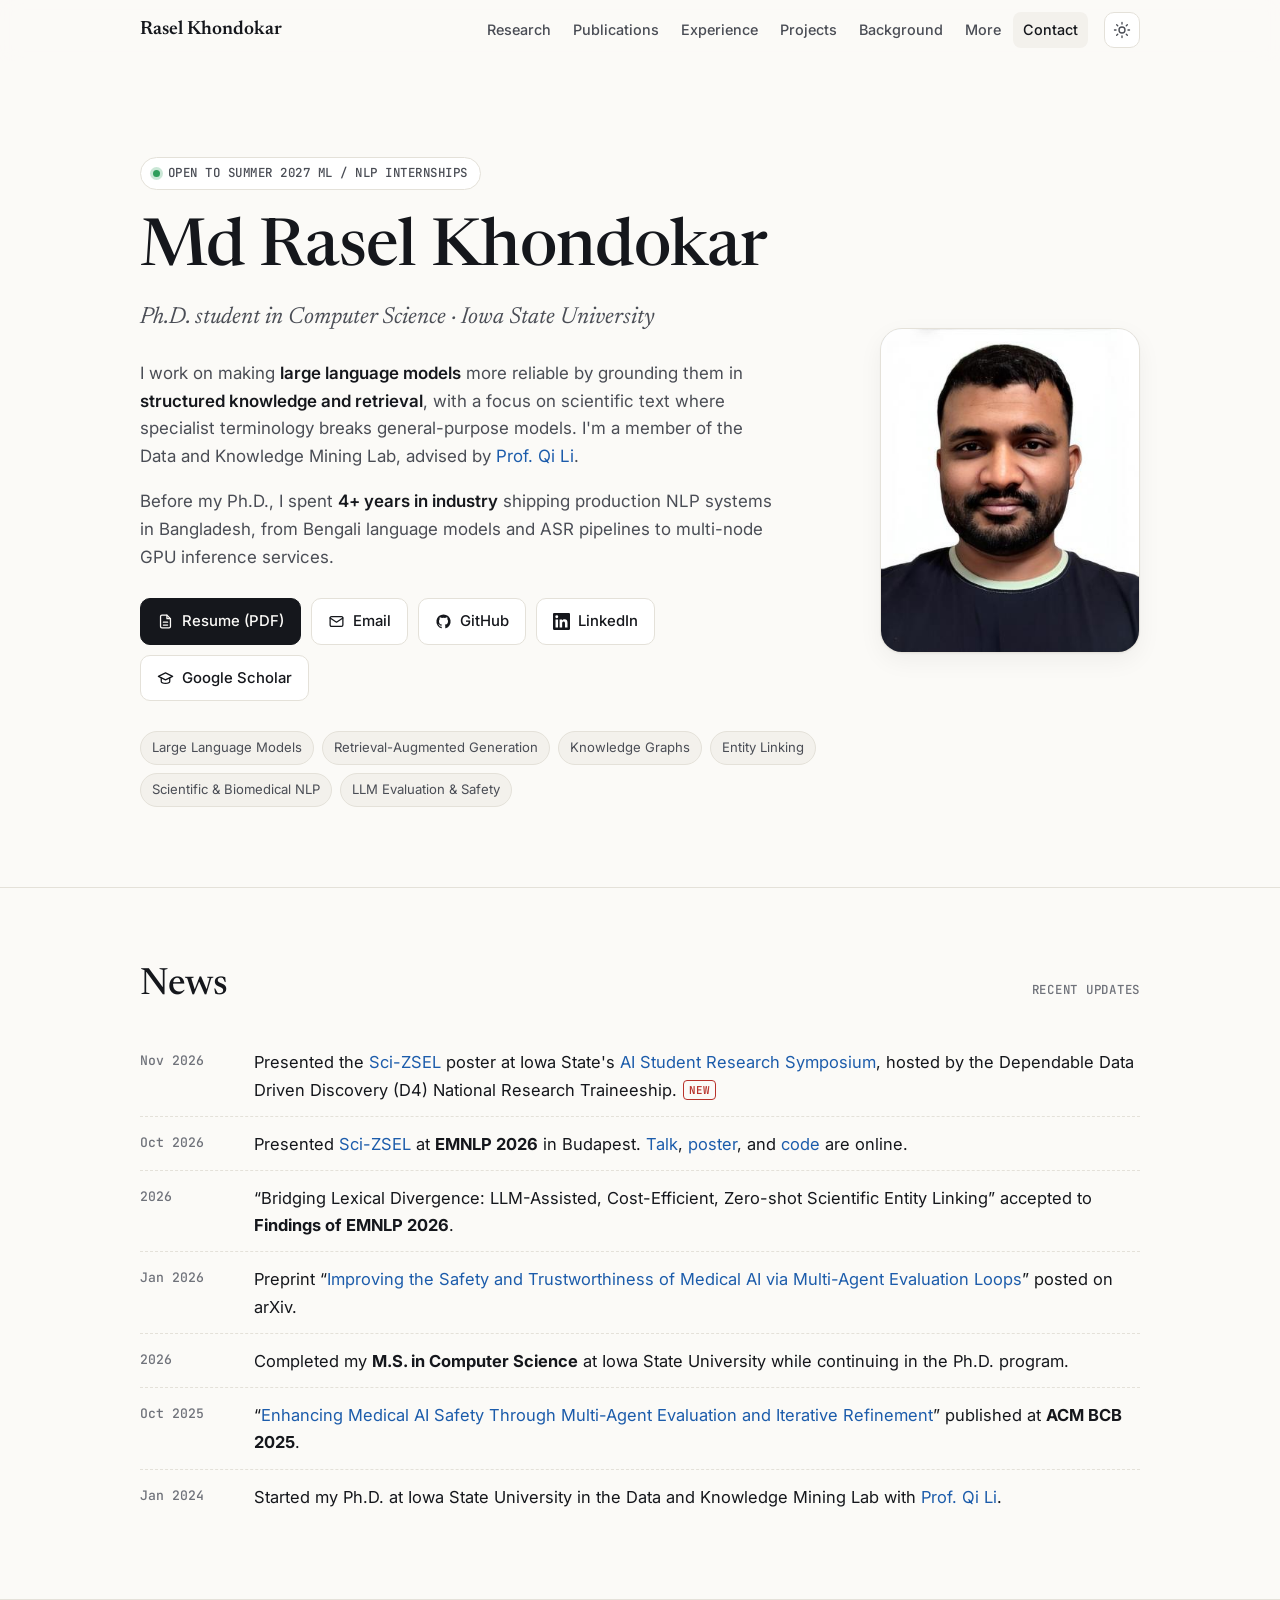
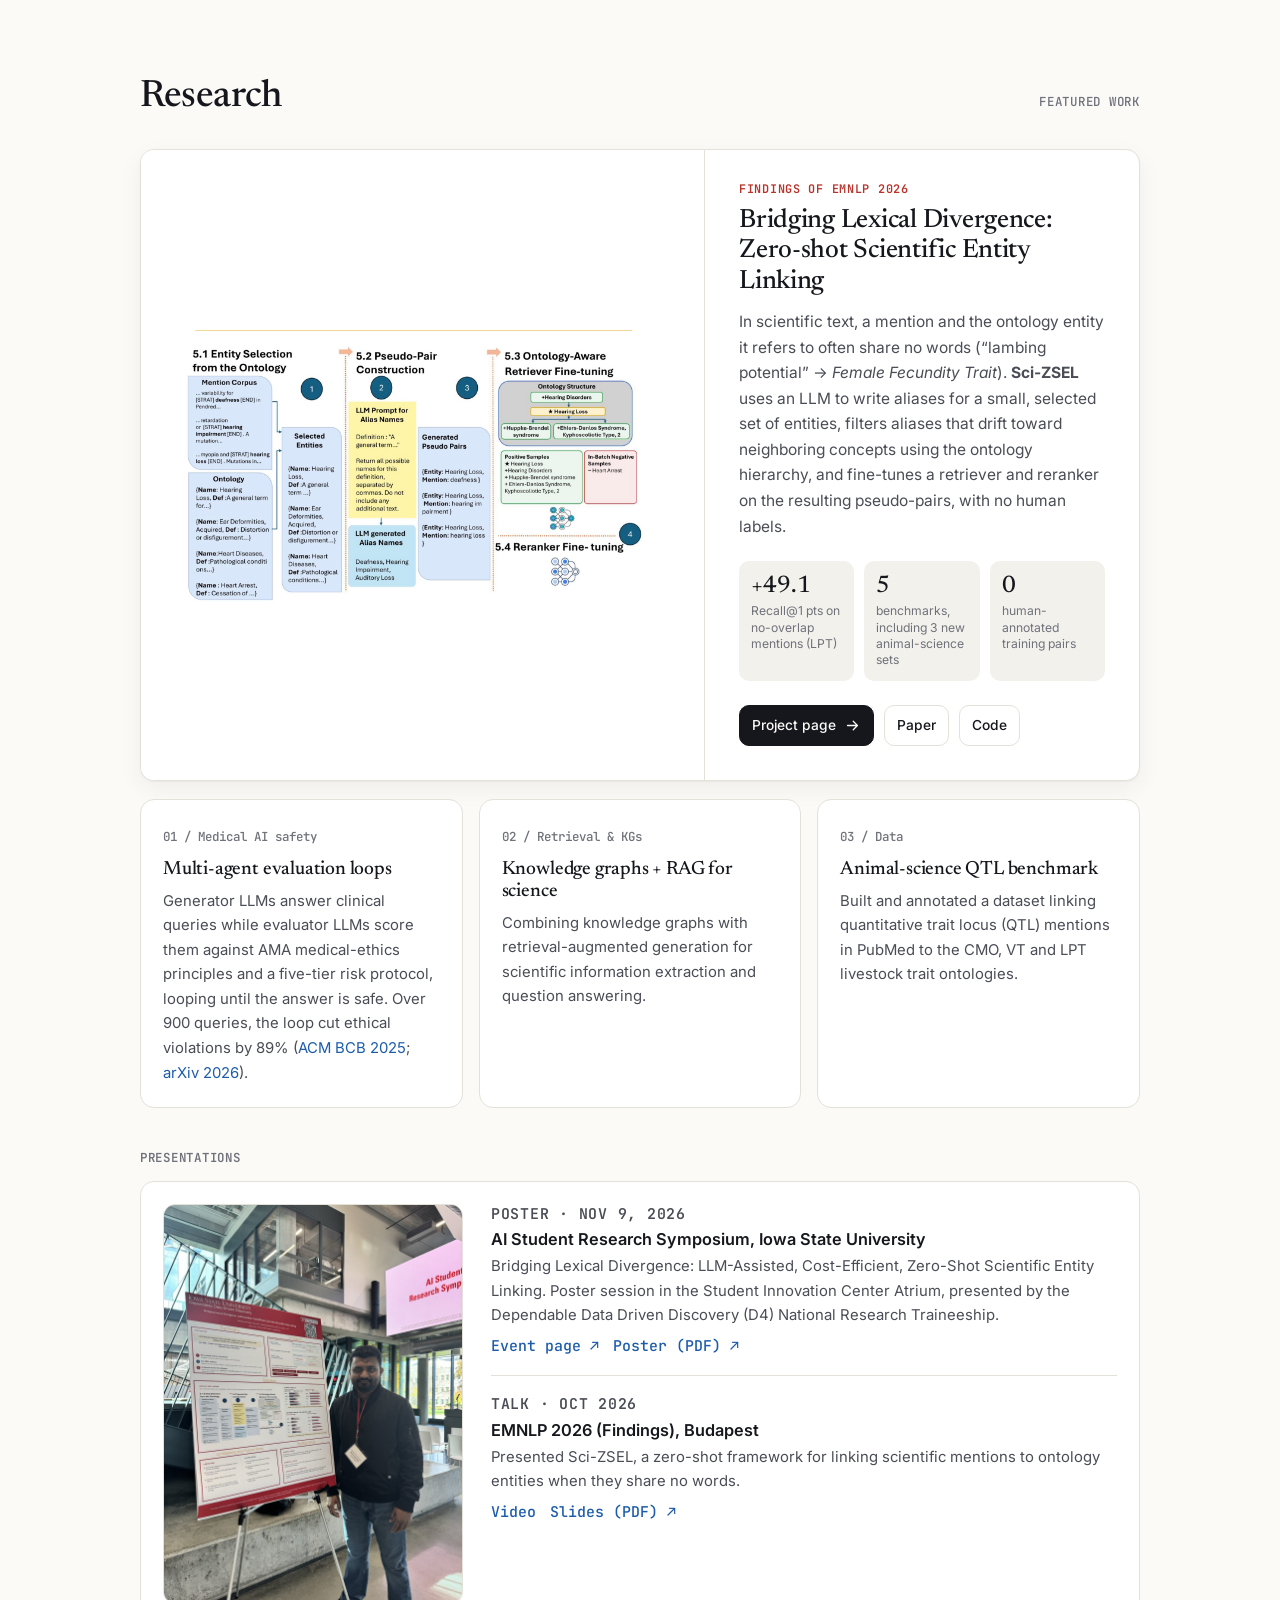
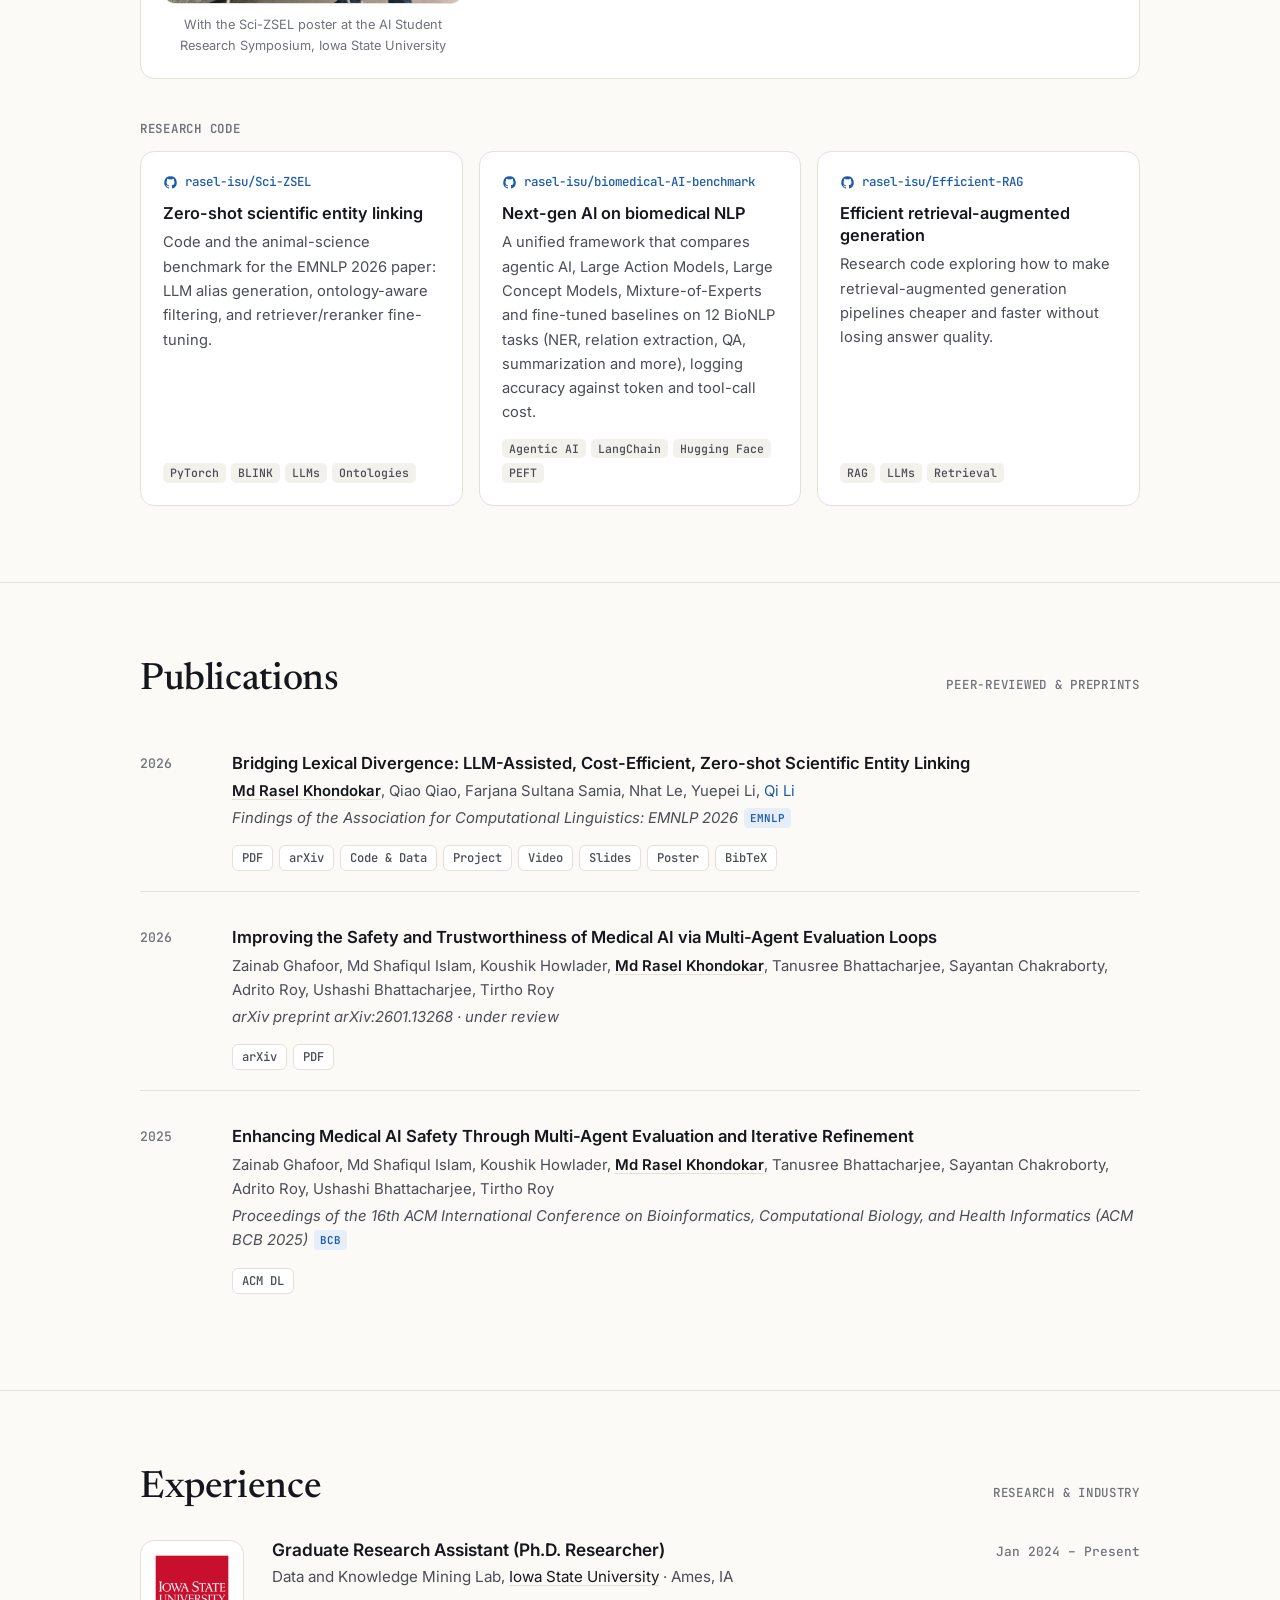
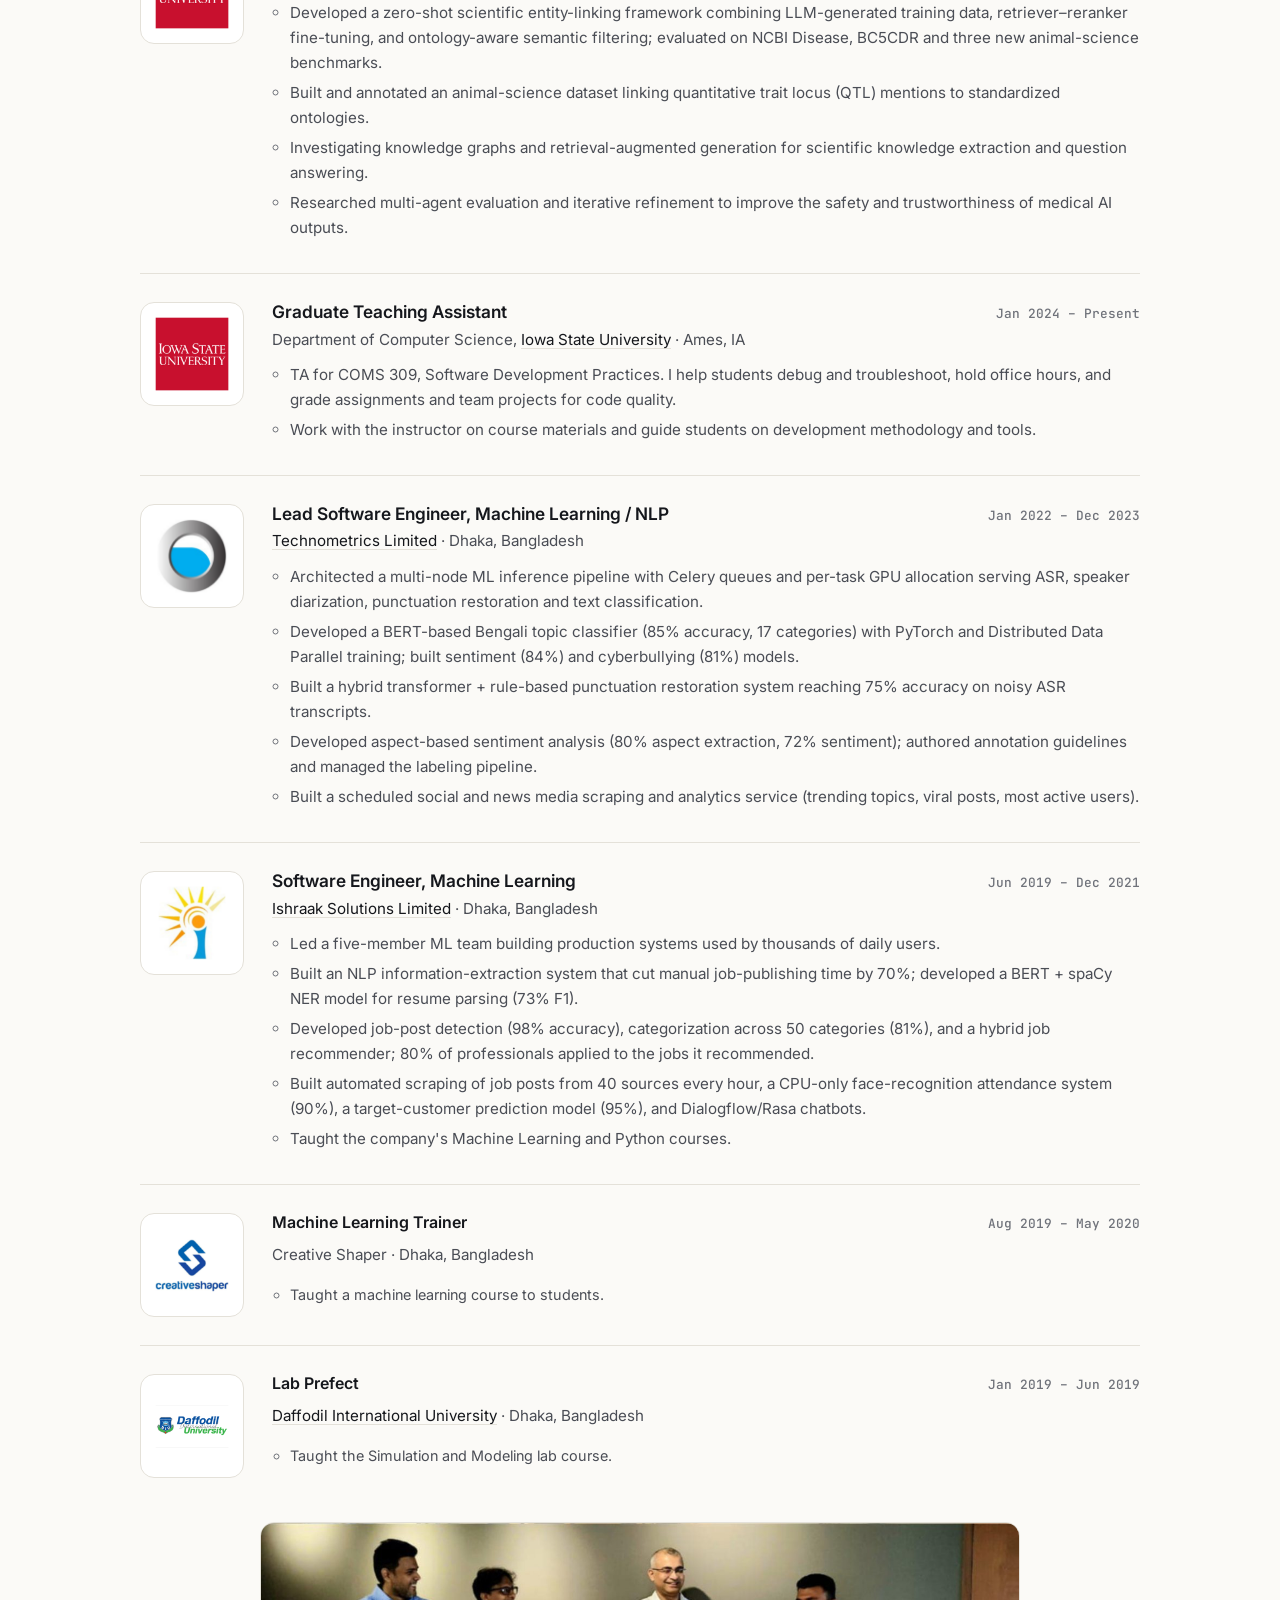
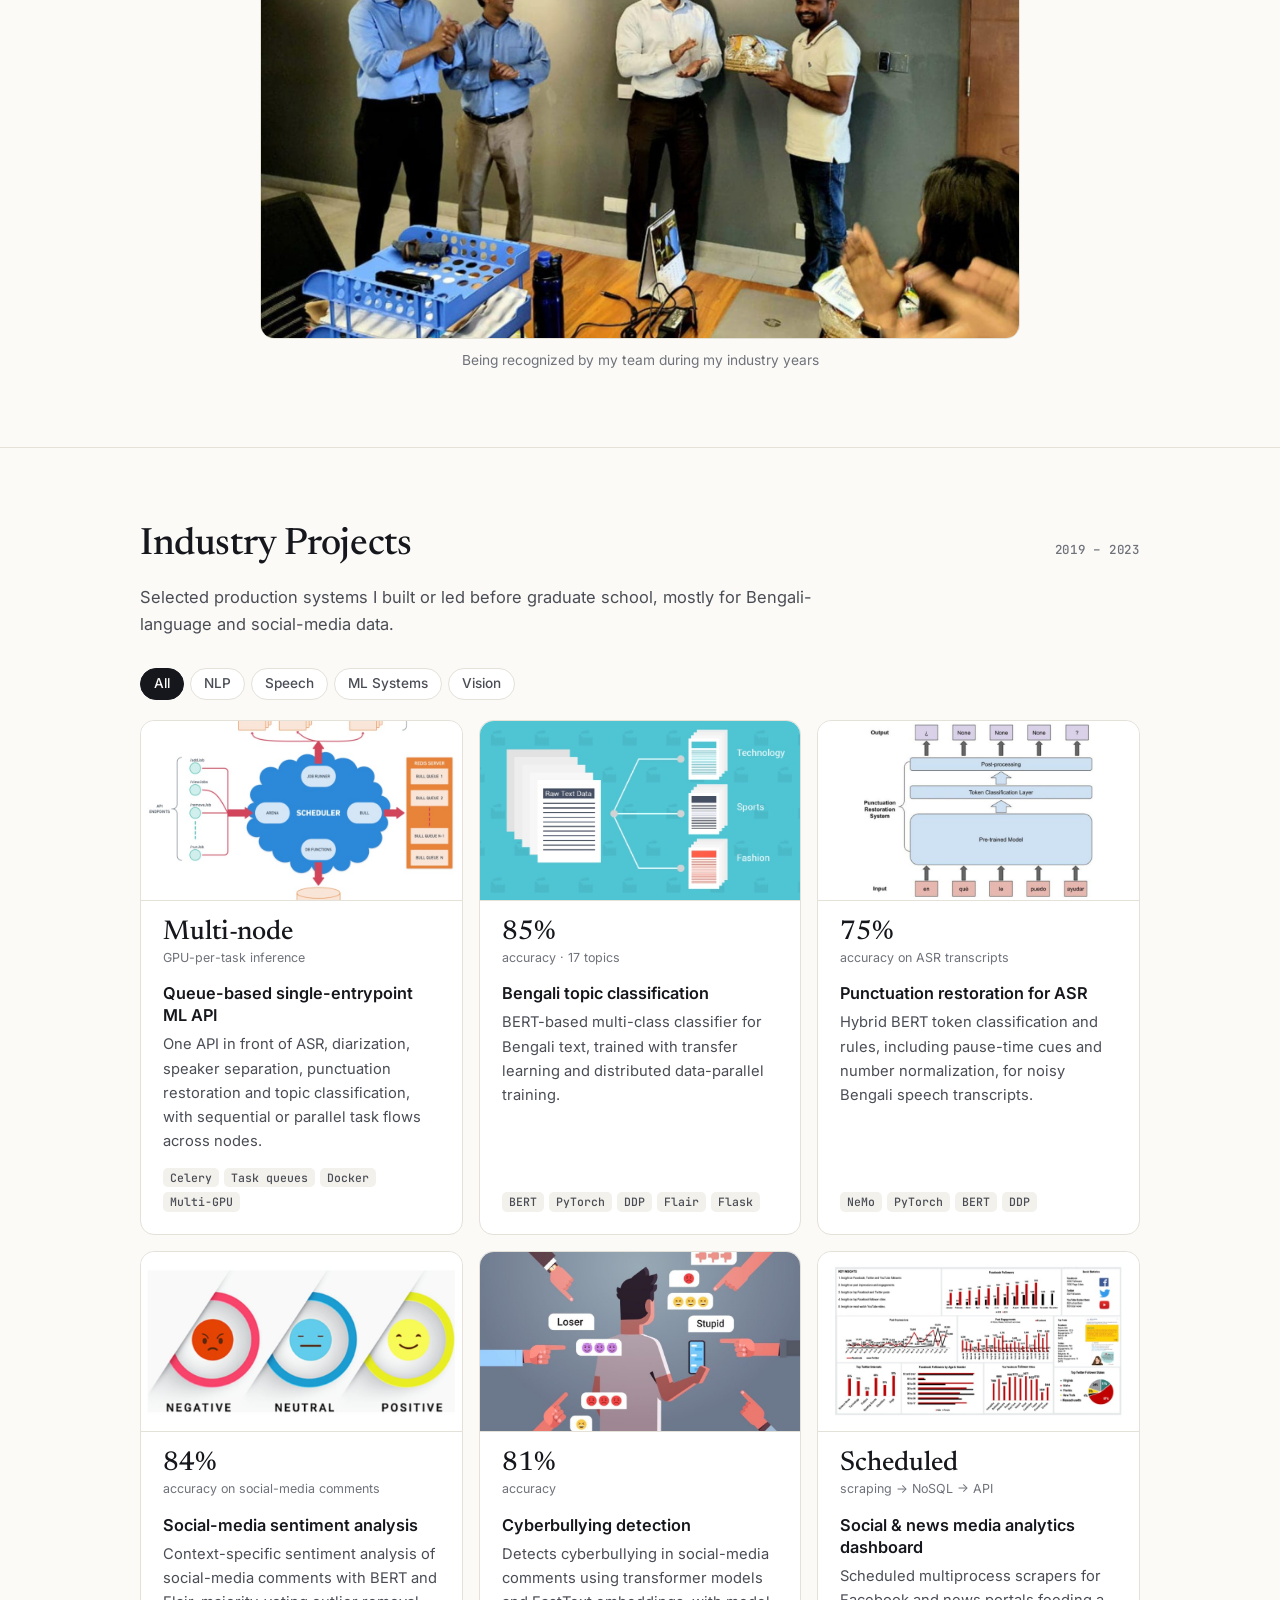
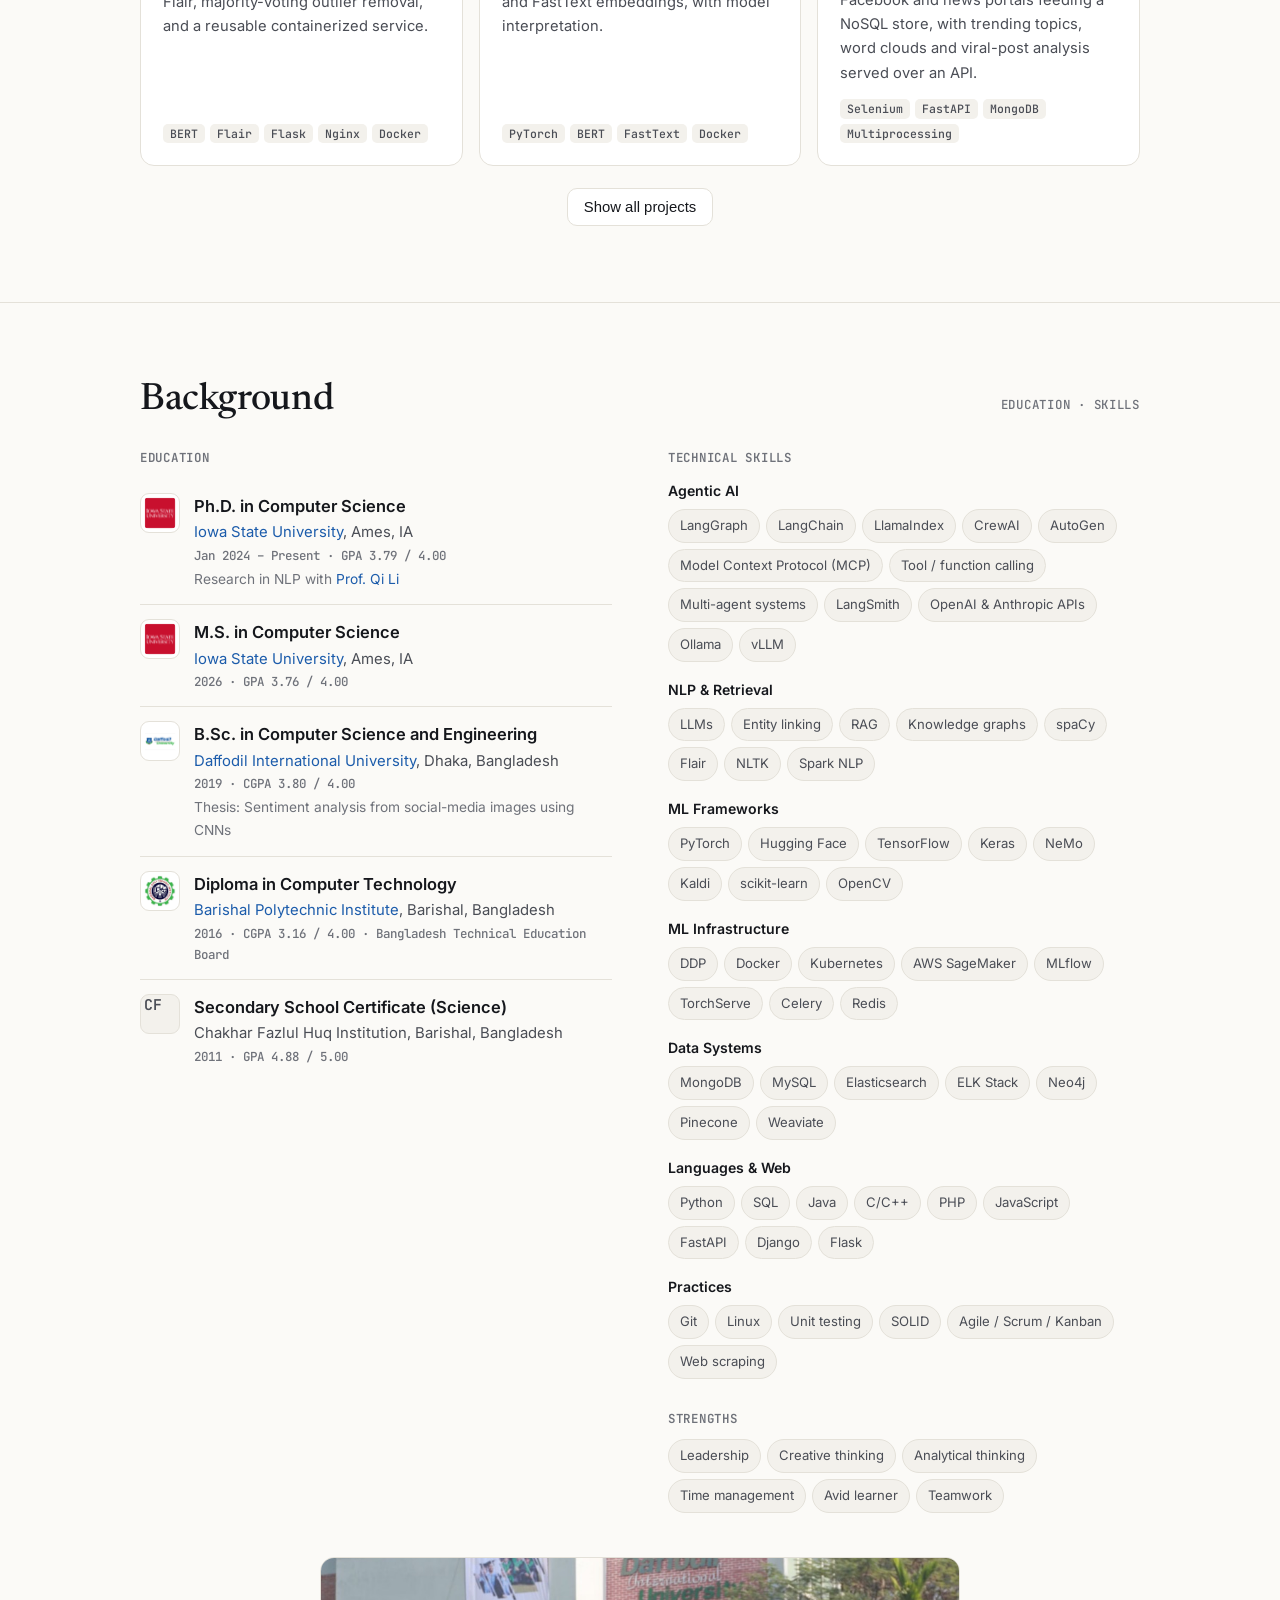
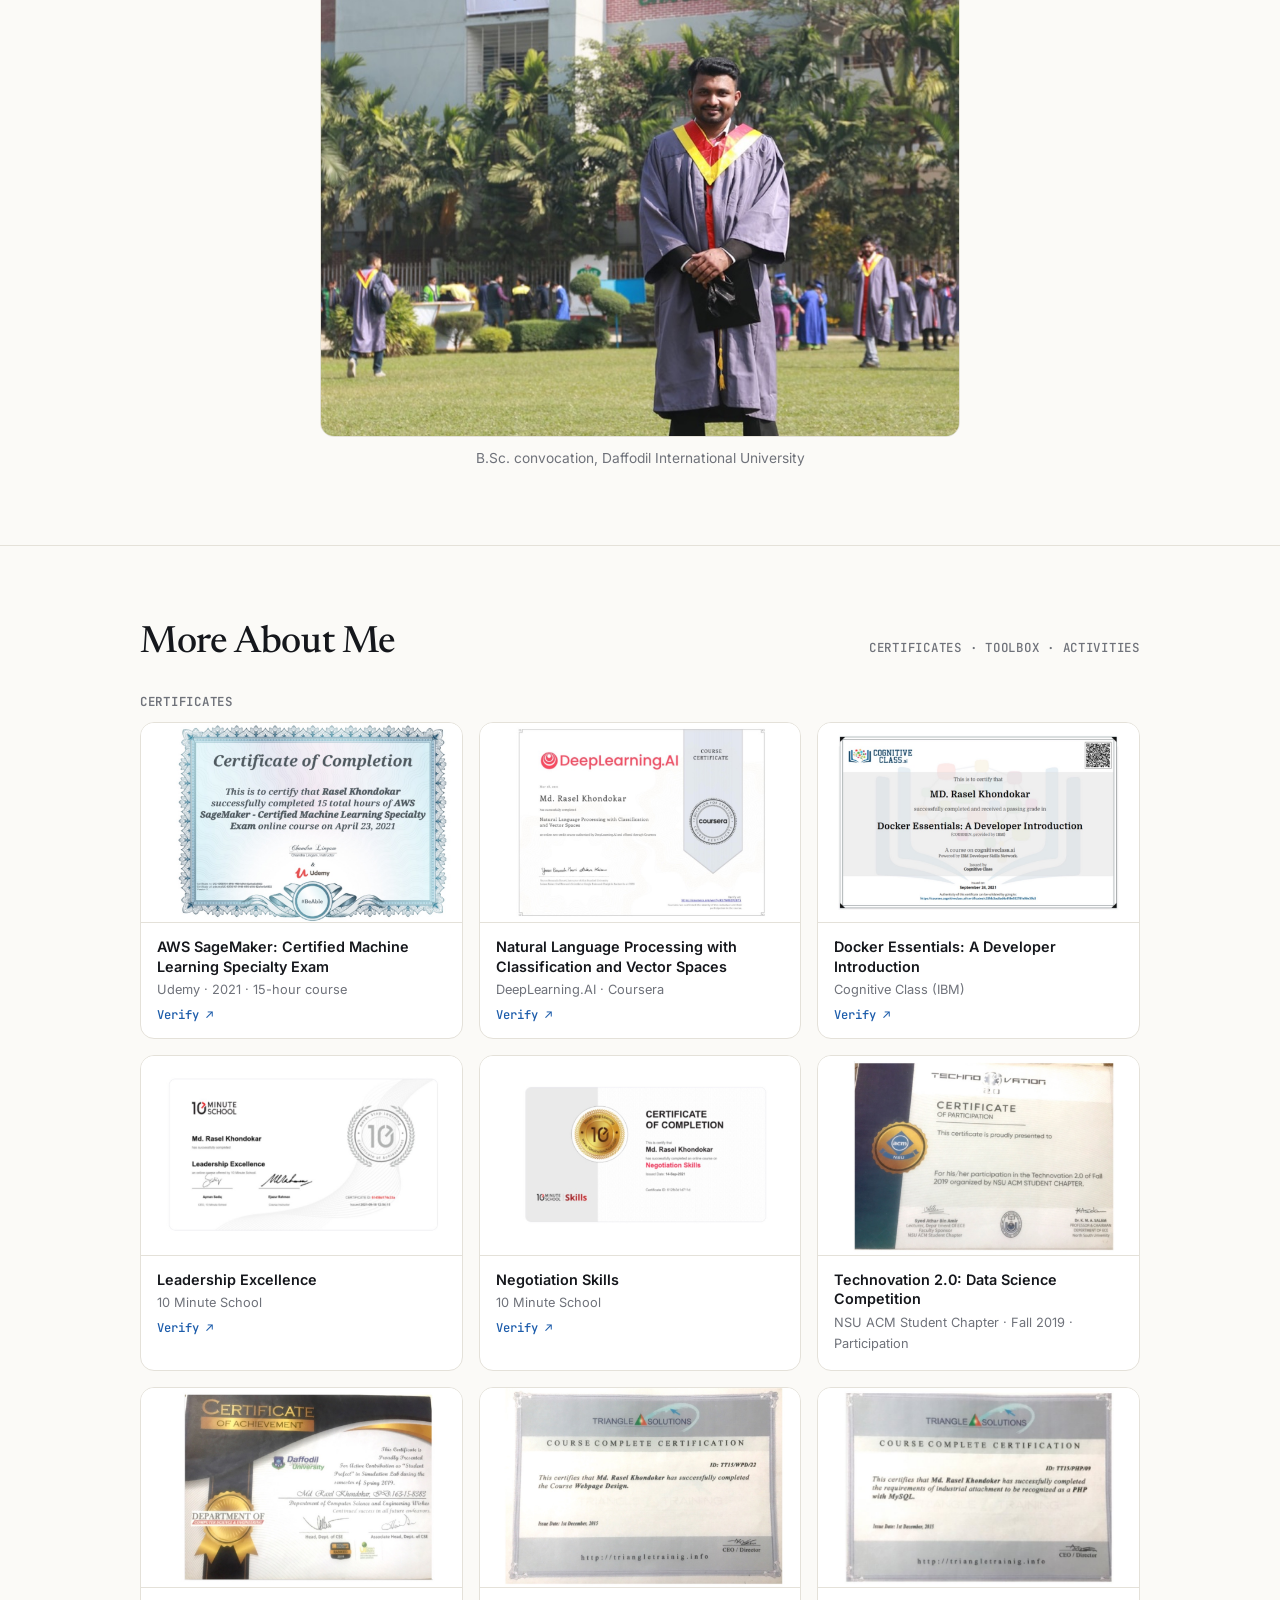
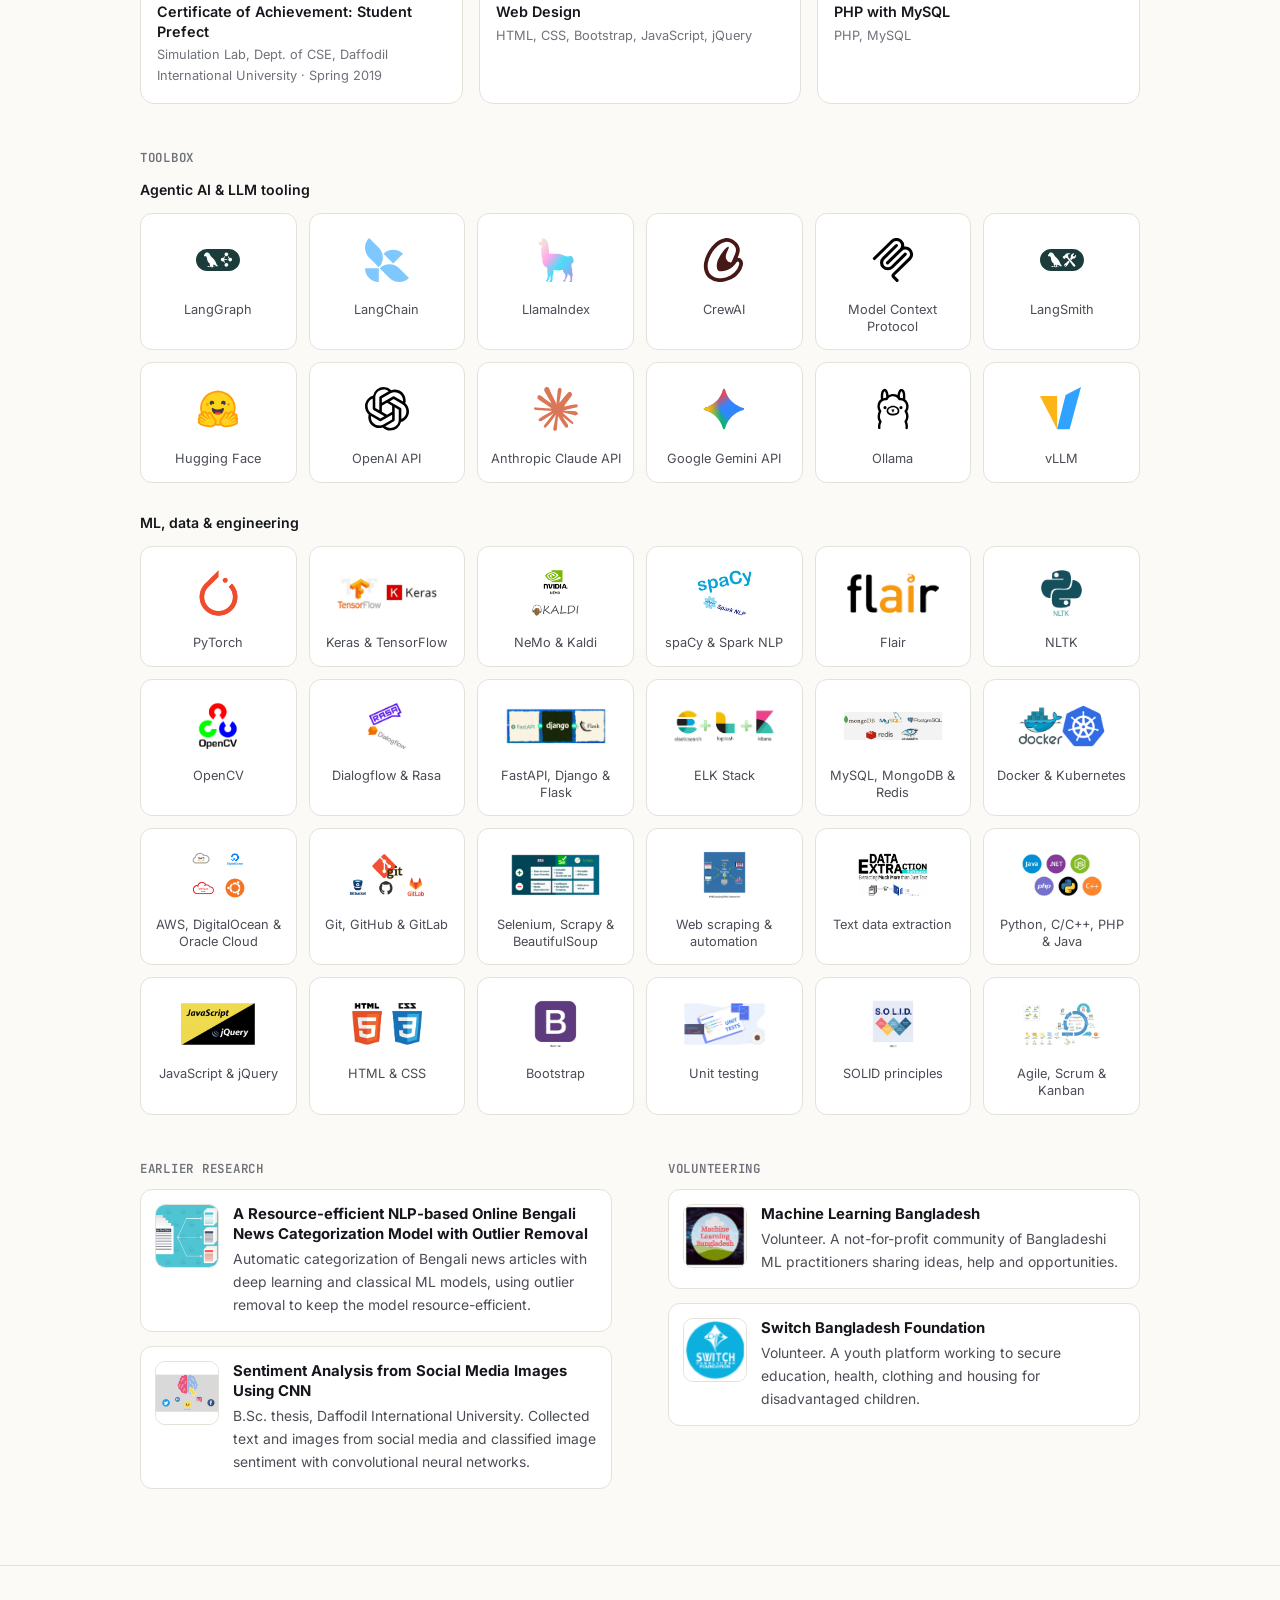
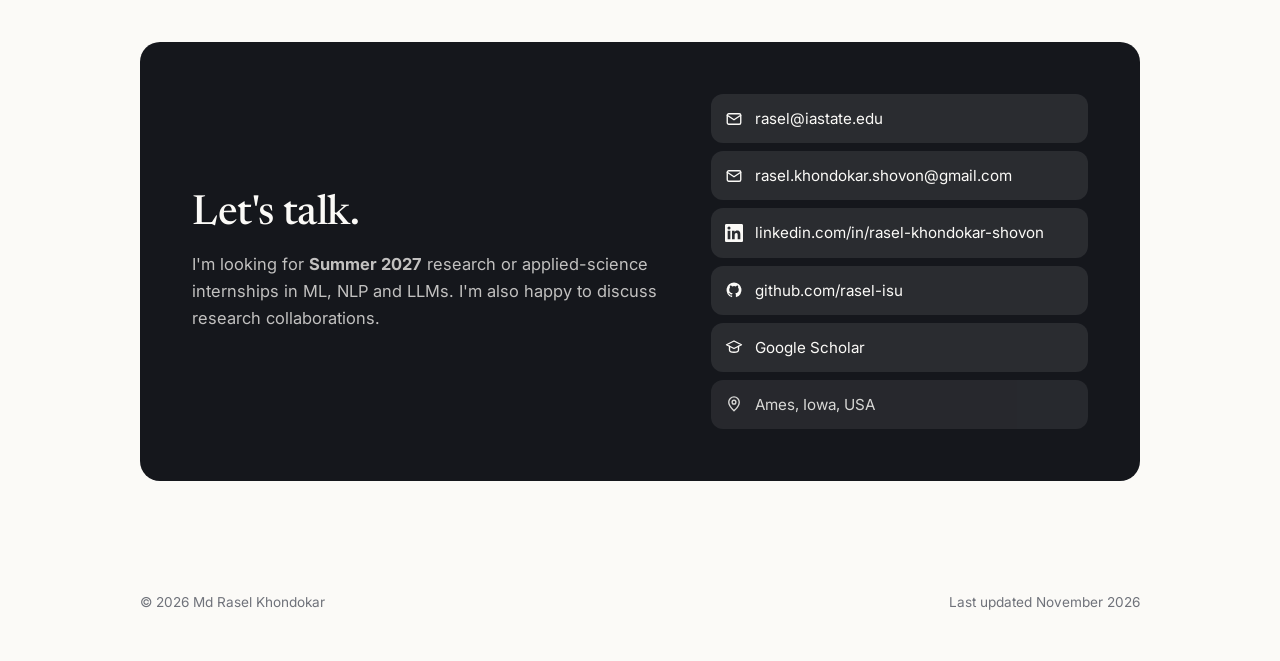
<file: index.html>
<!doctype html>
<html lang="en">
<head>
  <meta charset="utf-8">
  <meta name="viewport" content="width=device-width, initial-scale=1">
  <title>Md Rasel Khondokar</title>
  <meta name="description" content="Md Rasel Khondokar — Ph.D. student in Computer Science at Iowa State University working on LLMs, retrieval, knowledge graphs and scientific entity linking. 4+ years of industry ML/NLP experience.">
  <meta name="author" content="Md Rasel Khondokar">
  <meta property="og:title" content="Md Rasel Khondokar — NLP & ML Researcher">
  <meta property="og:description" content="Ph.D. student at Iowa State University. LLMs, RAG, knowledge graphs, scientific entity linking. Findings of EMNLP 2026.">
  <meta property="og:type" content="website">
  <meta property="og:image" content="assets/img/sci-zsel-overview.jpg">
  <link rel="icon" href="data:image/svg+xml,%3Csvg xmlns='http://www.w3.org/2000/svg' viewBox='0 0 64 64'%3E%3Crect width='64' height='64' rx='14' fill='%2315171c'/%3E%3Ctext x='32' y='43' font-family='Georgia,serif' font-size='30' fill='%23fbfaf7' text-anchor='middle'%3ERK%3C/text%3E%3C/svg%3E">
  <link rel="preconnect" href="https://fonts.googleapis.com">
  <link rel="preconnect" href="https://fonts.gstatic.com" crossorigin>
  <link href="https://fonts.googleapis.com/css2?family=Inter:wght@400;500;600&family=JetBrains+Mono:wght@500;600&family=Newsreader:ital,opsz,wght@0,6..72,400;0,6..72,500;0,6..72,600;1,6..72,400&display=swap" rel="stylesheet">
  <link rel="stylesheet" href="assets/css/style.css?v=20261111a">
  <script>
    // Apply saved theme before paint to avoid a flash.
    try { var t = localStorage.getItem('theme'); if (t === 'light' || t === 'dark') document.documentElement.setAttribute('data-theme', t); } catch (e) {}
  </script>
  <script type="application/ld+json">
  {
    "@context": "https://schema.org",
    "@type": "Person",
    "name": "Md Rasel Khondokar",
    "jobTitle": "Ph.D. Student, Computer Science",
    "affiliation": { "@type": "CollegeOrUniversity", "name": "Iowa State University" },
    "email": "mailto:rasel@iastate.edu",
    "sameAs": [
      "https://www.linkedin.com/in/rasel-khondokar-shovon/",
      "https://github.com/rasel-isu",
      "https://scholar.google.com/citations?user=caLTlvUAAAAJ"
    ],
    "knowsAbout": ["Natural Language Processing", "Large Language Models", "Retrieval-Augmented Generation", "Knowledge Graphs", "Entity Linking", "Machine Learning"]
  }
  </script>
</head>
<body>
  <a class="skip-link" href="#main">Skip to content</a>

  <!-- Inline icon sprite -->
  <svg width="0" height="0" style="position:absolute" aria-hidden="true">
    <symbol id="i-mail" viewBox="0 0 24 24" fill="none" stroke="currentColor" stroke-width="1.8" stroke-linecap="round" stroke-linejoin="round"><rect x="3" y="5" width="18" height="14" rx="2"/><path d="m3 7 9 6 9-6"/></symbol>
    <symbol id="i-file" viewBox="0 0 24 24" fill="none" stroke="currentColor" stroke-width="1.8" stroke-linecap="round" stroke-linejoin="round"><path d="M14 3H7a2 2 0 0 0-2 2v14a2 2 0 0 0 2 2h10a2 2 0 0 0 2-2V8z"/><path d="M14 3v5h5M9 13h6M9 17h6"/></symbol>
    <symbol id="i-github" viewBox="0 0 24 24" fill="currentColor"><path d="M12 2a10 10 0 0 0-3.16 19.49c.5.09.68-.22.68-.48v-1.7c-2.78.6-3.37-1.34-3.37-1.34-.45-1.16-1.11-1.47-1.11-1.47-.91-.62.07-.6.07-.6 1 .07 1.53 1.03 1.53 1.03.89 1.53 2.34 1.09 2.91.83.09-.65.35-1.09.63-1.34-2.22-.25-4.55-1.11-4.55-4.94 0-1.09.39-1.98 1.03-2.68-.1-.25-.45-1.27.1-2.65 0 0 .84-.27 2.75 1.02a9.5 9.5 0 0 1 5 0c1.91-1.29 2.75-1.02 2.75-1.02.55 1.38.2 2.4.1 2.65.64.7 1.03 1.59 1.03 2.68 0 3.84-2.34 4.68-4.57 4.93.36.31.68.92.68 1.85v2.75c0 .27.18.58.69.48A10 10 0 0 0 12 2Z"/></symbol>
    <symbol id="i-linkedin" viewBox="0 0 24 24" fill="currentColor"><path d="M20.45 20.45h-3.55v-5.57c0-1.33-.03-3.04-1.85-3.04-1.86 0-2.14 1.45-2.14 2.94v5.67H9.36V9h3.41v1.56h.05c.48-.9 1.64-1.85 3.37-1.85 3.6 0 4.27 2.37 4.27 5.46v6.28ZM5.34 7.43a2.06 2.06 0 1 1 0-4.12 2.06 2.06 0 0 1 0 4.12ZM7.12 20.45H3.56V9h3.56v11.45ZM22.22 0H1.77C.79 0 0 .77 0 1.73v20.54C0 23.23.79 24 1.77 24h20.45c.98 0 1.78-.77 1.78-1.73V1.73C24 .77 23.2 0 22.22 0Z"/></symbol>
    <symbol id="i-scholar" viewBox="0 0 24 24" fill="none" stroke="currentColor" stroke-width="1.8" stroke-linecap="round" stroke-linejoin="round"><path d="m2 9 10-5 10 5-10 5z"/><path d="M6 11v5c0 1.5 2.7 3 6 3s6-1.5 6-3v-5"/></symbol>
    <symbol id="i-pin" viewBox="0 0 24 24" fill="none" stroke="currentColor" stroke-width="1.8" stroke-linecap="round" stroke-linejoin="round"><path d="M12 21s-7-6.2-7-11.5a7 7 0 0 1 14 0C19 14.8 12 21 12 21z"/><circle cx="12" cy="9.5" r="2.5"/></symbol>
    <symbol id="i-arrow" viewBox="0 0 24 24" fill="none" stroke="currentColor" stroke-width="1.8" stroke-linecap="round" stroke-linejoin="round"><path d="M5 12h14M13 6l6 6-6 6"/></symbol>
  </svg>

  <header class="site-header">
    <nav class="container nav" aria-label="Primary">
      <a class="brand" href="#top">Rasel Khondokar</a>
      <ul class="nav-links" id="nav-links">
        <li><a href="#research">Research</a></li>
        <li><a href="#publications">Publications</a></li>
        <li><a href="#experience">Experience</a></li>
        <li><a href="#projects">Projects</a></li>
        <li><a href="#background">Background</a></li>
        <li><a href="#more">More</a></li>
        <li><a href="#contact">Contact</a></li>
      </ul>
      <button class="icon-btn menu-btn" aria-label="Open menu" aria-controls="nav-links" aria-expanded="false">
        <svg viewBox="0 0 24 24" fill="none" stroke="currentColor" stroke-width="2" stroke-linecap="round"><path d="M4 7h16M4 12h16M4 17h16"/></svg>
      </button>
      <button class="icon-btn theme-btn" aria-label="Toggle dark mode">
        <svg class="sun" viewBox="0 0 24 24" fill="none" stroke="currentColor" stroke-width="1.8" stroke-linecap="round"><circle cx="12" cy="12" r="4"/><path d="M12 2v2M12 20v2M4.9 4.9l1.4 1.4M17.7 17.7l1.4 1.4M2 12h2M20 12h2M4.9 19.1l1.4-1.4M17.7 6.3l1.4-1.4"/></svg>
        <svg class="moon" viewBox="0 0 24 24" fill="none" stroke="currentColor" stroke-width="1.8" stroke-linecap="round" stroke-linejoin="round"><path d="M21 12.8A9 9 0 1 1 11.2 3a7 7 0 0 0 9.8 9.8z"/></svg>
      </button>
    </nav>
  </header>

  <main id="main">
    <!-- ================= HERO ================= -->
    <section class="hero" id="top">
      <div class="container hero-grid">
        <div>
          <span class="eyebrow"><span class="dot" aria-hidden="true"></span>Open to Summer 2027 ML / NLP internships</span>
          <h1>Md Rasel Khondokar</h1>
          <p class="role">Ph.D. student in Computer Science · Iowa State University</p>
          <p class="bio">
            I work on making <strong>large language models</strong> more reliable by grounding them in
            <strong>structured knowledge and retrieval</strong>, with a focus on scientific text where specialist
            terminology breaks general-purpose models. I'm a member of the Data and Knowledge Mining Lab, advised by
            <a href="https://www.cs.iastate.edu/people/qi-li" target="_blank" rel="noopener">Prof. Qi Li</a>.
          </p>
          <p class="bio">
            Before my Ph.D., I spent <strong>4+ years in industry</strong> shipping production NLP systems in Bangladesh,
            from Bengali language models and ASR pipelines to multi-node GPU inference services.
          </p>
          <div class="actions">
            <a class="btn primary" href="assets/files/Md_Rasel_Khondokar_CV.pdf" target="_blank" rel="noopener"><svg><use href="#i-file"/></svg>Resume (PDF)</a>
            <a class="btn" href="mailto:rasel@iastate.edu"><svg><use href="#i-mail"/></svg>Email</a>
            <a class="btn" href="https://github.com/rasel-isu" target="_blank" rel="noopener"><svg><use href="#i-github"/></svg>GitHub</a>
            <a class="btn" href="https://www.linkedin.com/in/rasel-khondokar-shovon/" target="_blank" rel="noopener"><svg><use href="#i-linkedin"/></svg>LinkedIn</a>
            <a class="btn" href="https://scholar.google.com/citations?user=caLTlvUAAAAJ&amp;hl=en" target="_blank" rel="noopener"><svg><use href="#i-scholar"/></svg>Google Scholar</a>
          </div>
          <ul class="interests" aria-label="Research interests">
            <li class="chip">Large Language Models</li>
            <li class="chip">Retrieval-Augmented Generation</li>
            <li class="chip">Knowledge Graphs</li>
            <li class="chip">Entity Linking</li>
            <li class="chip">Scientific &amp; Biomedical NLP</li>
            <li class="chip">LLM Evaluation &amp; Safety</li>
          </ul>
        </div>
        <!-- Headshot: assets/img/profile.jpg (portrait, about 4:5). The monogram shows if it is missing. -->
        <div class="portrait">
          <span class="monogram" aria-hidden="true">RK</span>
          <img src="assets/img/profile.jpg" alt="Portrait of Md Rasel Khondokar" onerror="this.remove()">
        </div>
      </div>
    </section>

    <!-- ================= NEWS ================= -->
    <section class="block" id="news" aria-labelledby="news-h">
      <div class="container">
        <div class="section-head reveal"><h2 id="news-h">News</h2><span class="kicker">Recent updates</span></div>
        <ul class="news reveal">
          <li><time datetime="2026-11-09">Nov 2026</time><div>Presented the <a href="research/sci-zsel.html">Sci-ZSEL</a> poster at Iowa State's <a href="https://www.cs.iastate.edu/event/2026/ai-student-research-symposium" target="_blank" rel="noopener">AI Student Research Symposium</a>, hosted by the Dependable Data Driven Discovery (D4) National Research Traineeship.<span class="tag-new">NEW</span></div></li>
          <li><time datetime="2026-10">Oct 2026</time><div>Presented <a href="research/sci-zsel.html">Sci-ZSEL</a> at <b>EMNLP 2026</b> in Budapest. <a href="research/sci-zsel.html#talk">Talk</a>, <a href="assets/files/sci-zsel-poster.pdf">poster</a>, and <a href="https://github.com/rasel-isu/Sci-ZSEL">code</a> are online.</div></li>
          <li><time datetime="2026">2026</time><div>“Bridging Lexical Divergence: LLM-Assisted, Cost-Efficient, Zero-shot Scientific Entity Linking” accepted to <b>Findings of EMNLP 2026</b>.</div></li>
          <li><time datetime="2026-01">Jan 2026</time><div>Preprint “<a href="https://arxiv.org/abs/2601.13268" target="_blank" rel="noopener">Improving the Safety and Trustworthiness of Medical AI via Multi-Agent Evaluation Loops</a>” posted on arXiv.</div></li>
          <li><time datetime="2026">2026</time><div>Completed my <b>M.S. in Computer Science</b> at Iowa State University while continuing in the Ph.D. program.</div></li>
          <li><time datetime="2025-10">Oct 2025</time><div>“<a href="https://doi.org/10.1145/3765612.3768142" target="_blank" rel="noopener">Enhancing Medical AI Safety Through Multi-Agent Evaluation and Iterative Refinement</a>” published at <b>ACM BCB 2025</b>.</div></li>
          <li><time datetime="2024-01">Jan 2024</time><div>Started my Ph.D. at Iowa State University in the Data and Knowledge Mining Lab with <a href="https://www.cs.iastate.edu/people/qi-li" target="_blank" rel="noopener">Prof. Qi Li</a>.</div></li>
        </ul>
      </div>
    </section>

    <!-- ================= RESEARCH ================= -->
    <section class="block" id="research" aria-labelledby="research-h">
      <div class="container">
        <div class="section-head reveal"><h2 id="research-h">Research</h2><span class="kicker">Featured work</span></div>

        <article class="feature reveal">
          <a class="feature-media" href="research/sci-zsel.html" aria-label="Sci-ZSEL project page">
            <img src="assets/img/sci-zsel-overview.jpg" alt="Sci-ZSEL pipeline: entity selection from the ontology, LLM alias generation and pseudo-pair construction, ontology-aware retriever fine-tuning, and reranker fine-tuning." loading="lazy" width="1800" height="930">
          </a>
          <div class="feature-body">
            <span class="venue">Findings of EMNLP 2026</span>
            <h3>Bridging Lexical Divergence: Zero-shot Scientific Entity Linking</h3>
            <p>
              In scientific text, a mention and the ontology entity it refers to often share no words
              (“lambing potential” → <i>Female Fecundity Trait</i>). <b>Sci-ZSEL</b> uses an LLM to write aliases for a small, selected set of
              entities, filters aliases that drift toward neighboring concepts using the ontology hierarchy, and fine-tunes a
              retriever and reranker on the resulting pseudo-pairs, with no human labels.
            </p>
            <div class="stats">
              <div class="stat"><b>+49.1</b><span>Recall@1 pts on no-overlap mentions (LPT)</span></div>
              <div class="stat"><b>5</b><span>benchmarks, including 3 new animal-science sets</span></div>
              <div class="stat"><b>0</b><span>human-annotated training pairs</span></div>
            </div>
            <div class="actions">
              <a class="btn primary" href="research/sci-zsel.html">Project page <svg><use href="#i-arrow"/></svg></a>
              <a class="btn" href="assets/files/sci-zsel-emnlp2026.pdf" target="_blank" rel="noopener">Paper</a>
              <a class="btn" href="https://github.com/rasel-isu/Sci-ZSEL" target="_blank" rel="noopener">Code</a>
            </div>
          </div>
        </article>

        <div class="threads">
          <article class="thread reveal">
            <span class="num">01 / Medical AI safety</span>
            <h3>Multi-agent evaluation loops</h3>
            <p>Generator LLMs answer clinical queries while evaluator LLMs score them against AMA medical-ethics principles and a five-tier risk protocol, looping until the answer is safe. Over 900 queries, the loop cut ethical violations by 89% (<a href="https://doi.org/10.1145/3765612.3768142" target="_blank" rel="noopener">ACM BCB 2025</a>; <a href="https://arxiv.org/abs/2601.13268" target="_blank" rel="noopener">arXiv 2026</a>).</p>
          </article>
          <article class="thread reveal">
            <span class="num">02 / Retrieval &amp; KGs</span>
            <h3>Knowledge graphs + RAG for science</h3>
            <p>Combining knowledge graphs with retrieval-augmented generation for scientific information extraction and question answering.</p>
          </article>
          <article class="thread reveal">
            <span class="num">03 / Data</span>
            <h3>Animal-science QTL benchmark</h3>
            <p>Built and annotated a dataset linking quantitative trait locus (QTL) mentions in PubMed to the CMO, VT and LPT livestock trait ontologies.</p>
          </article>
        </div>

        <h3 class="sub-h reveal" style="margin:44px 0 16px">Presentations</h3>
        <div class="presentations reveal">
          <figure class="pres-photo">
            <img src="assets/img/about/ai-symposium-2026.jpg" alt="Md Rasel Khondokar standing beside his Sci-ZSEL poster at the Iowa State AI Student Research Symposium" loading="lazy" width="1200" height="1600">
            <figcaption>With the Sci-ZSEL poster at the AI Student Research Symposium, Iowa State University</figcaption>
          </figure>
          <ul class="pres-list">
            <li>
              <span class="pres-kind">Poster · Nov 9, 2026</span>
              <b>AI Student Research Symposium, Iowa State University</b>
              <span>Bridging Lexical Divergence: LLM-Assisted, Cost-Efficient, Zero-Shot Scientific Entity Linking. Poster session in the Student Innovation Center Atrium, presented by the Dependable Data Driven Discovery (D4) National Research Traineeship.</span>
              <span class="pres-links"><a href="https://www.cs.iastate.edu/event/2026/ai-student-research-symposium" target="_blank" rel="noopener">Event page ↗</a><a href="assets/files/sci-zsel-poster.pdf" target="_blank" rel="noopener">Poster (PDF) ↗</a></span>
            </li>
            <li>
              <span class="pres-kind">Talk · Oct 2026</span>
              <b>EMNLP 2026 (Findings), Budapest</b>
              <span>Presented Sci-ZSEL, a zero-shot framework for linking scientific mentions to ontology entities when they share no words.</span>
              <span class="pres-links"><a href="research/sci-zsel.html#talk">Video</a><a href="assets/files/sci-zsel-slides.pdf" target="_blank" rel="noopener">Slides (PDF) ↗</a></span>
            </li>
          </ul>
        </div>

        <h3 class="sub-h reveal" style="margin:44px 0 16px">Research code</h3>
        <div class="cards code-cards">
          <a class="card repo reveal" href="https://github.com/rasel-isu/Sci-ZSEL" target="_blank" rel="noopener">
            <span class="repo-name"><svg><use href="#i-github"/></svg>rasel-isu/Sci-ZSEL</span>
            <h3>Zero-shot scientific entity linking</h3>
            <p>Code and the animal-science benchmark for the EMNLP 2026 paper: LLM alias generation, ontology-aware filtering, and retriever/reranker fine-tuning.</p>
            <div class="stack"><span>PyTorch</span><span>BLINK</span><span>LLMs</span><span>Ontologies</span></div>
          </a>
          <a class="card repo reveal" href="https://github.com/rasel-isu/biomedical-AI-benchmark" target="_blank" rel="noopener">
            <span class="repo-name"><svg><use href="#i-github"/></svg>rasel-isu/biomedical-AI-benchmark</span>
            <h3>Next-gen AI on biomedical NLP</h3>
            <p>A unified framework that compares agentic AI, Large Action Models, Large Concept Models, Mixture-of-Experts and fine-tuned baselines on 12 BioNLP tasks (NER, relation extraction, QA, summarization and more), logging accuracy against token and tool-call cost.</p>
            <div class="stack"><span>Agentic AI</span><span>LangChain</span><span>Hugging Face</span><span>PEFT</span></div>
          </a>
          <!-- TODO: make the Efficient-RAG repo public (it 404s for visitors) and refine this description. -->
          <a class="card repo reveal" href="https://github.com/rasel-isu/Efficient-RAG" target="_blank" rel="noopener">
            <span class="repo-name"><svg><use href="#i-github"/></svg>rasel-isu/Efficient-RAG</span>
            <h3>Efficient retrieval-augmented generation</h3>
            <p>Research code exploring how to make retrieval-augmented generation pipelines cheaper and faster without losing answer quality.</p>
            <div class="stack"><span>RAG</span><span>LLMs</span><span>Retrieval</span></div>
          </a>
        </div>
      </div>
    </section>

    <!-- ================= PUBLICATIONS ================= -->
    <section class="block" id="publications" aria-labelledby="pubs-h">
      <div class="container">
        <div class="section-head reveal"><h2 id="pubs-h">Publications</h2><span class="kicker">Peer-reviewed &amp; preprints</span></div>
        <ol class="pubs">
          <li class="pub reveal">
            <span class="year">2026</span>
            <div>
              <h3>Bridging Lexical Divergence: LLM-Assisted, Cost-Efficient, Zero-shot Scientific Entity Linking</h3>
              <p class="authors"><span class="me">Md Rasel Khondokar</span>, Qiao Qiao, Farjana Sultana Samia, Nhat Le, Yuepei Li, <a href="https://www.cs.iastate.edu/people/qi-li" target="_blank" rel="noopener">Qi Li</a></p>
              <p class="where">Findings of the Association for Computational Linguistics: EMNLP 2026<span class="badge">EMNLP</span></p>
              <div class="links">
                <a href="assets/files/sci-zsel-emnlp2026.pdf" target="_blank" rel="noopener">PDF</a>
                <a href="https://arxiv.org/abs/2609.00228" target="_blank" rel="noopener">arXiv</a>
                <a href="https://github.com/rasel-isu/Sci-ZSEL" target="_blank" rel="noopener">Code &amp; Data</a>
                <a href="research/sci-zsel.html">Project</a>
                <a href="research/sci-zsel.html#talk">Video</a>
                <a href="assets/files/sci-zsel-slides.pdf" target="_blank" rel="noopener">Slides</a>
                <a href="assets/files/sci-zsel-poster.pdf" target="_blank" rel="noopener">Poster</a>
                <a href="research/sci-zsel.html#cite">BibTeX</a>
              </div>
            </div>
          </li>
          <li class="pub reveal">
            <span class="year">2026</span>
            <div>
              <h3>Improving the Safety and Trustworthiness of Medical AI via Multi-Agent Evaluation Loops</h3>
              <p class="authors">Zainab Ghafoor, Md Shafiqul Islam, Koushik Howlader, <span class="me">Md Rasel Khondokar</span>, Tanusree Bhattacharjee, Sayantan Chakraborty, Adrito Roy, Ushashi Bhattacharjee, Tirtho Roy</p>
              <p class="where">arXiv preprint arXiv:2601.13268 · under review</p>
              <div class="links">
                <a href="https://arxiv.org/abs/2601.13268" target="_blank" rel="noopener">arXiv</a>
                <a href="https://arxiv.org/pdf/2601.13268" target="_blank" rel="noopener">PDF</a>
              </div>
            </div>
          </li>
          <li class="pub reveal">
            <span class="year">2025</span>
            <div>
              <h3>Enhancing Medical AI Safety Through Multi-Agent Evaluation and Iterative Refinement</h3>
              <p class="authors">Zainab Ghafoor, Md Shafiqul Islam, Koushik Howlader, <span class="me">Md Rasel Khondokar</span>, Tanusree Bhattacharjee, Sayantan Chakroborty, Adrito Roy, Ushashi Bhattacharjee, Tirtho Roy</p>
              <p class="where">Proceedings of the 16th ACM International Conference on Bioinformatics, Computational Biology, and Health Informatics (ACM BCB 2025)<span class="badge">BCB</span></p>
              <div class="links">
                <a href="https://doi.org/10.1145/3765612.3768142" target="_blank" rel="noopener">ACM DL</a>
              </div>
            </div>
          </li>
        </ol>
      </div>
    </section>

    <!-- ================= EXPERIENCE ================= -->
    <section class="block" id="experience" aria-labelledby="exp-h">
      <div class="container">
        <div class="section-head reveal"><h2 id="exp-h">Experience</h2><span class="kicker">Research &amp; industry</span></div>
        <ol class="timeline">
          <li class="job current reveal">
            <a class="org-logo-link" href="https://www.iastate.edu/" target="_blank" rel="noopener" aria-label="Iowa State University website"><img class="org-logo" src="assets/img/logos/isu.png" alt="" loading="lazy" onerror="this.remove()"></a>
            <div class="job-head"><h3>Graduate Research Assistant (Ph.D. Researcher)</h3><span class="when">Jan 2024 – Present</span></div>
            <p class="org">Data and Knowledge Mining Lab, <a href="https://www.iastate.edu/" target="_blank" rel="noopener">Iowa State University</a> · Ames, IA</p>
            <ul>
              <li>Developed a zero-shot scientific entity-linking framework combining LLM-generated training data, retriever–reranker fine-tuning, and ontology-aware semantic filtering; evaluated on NCBI Disease, BC5CDR and three new animal-science benchmarks.</li>
              <li>Built and annotated an animal-science dataset linking quantitative trait locus (QTL) mentions to standardized ontologies.</li>
              <li>Investigating knowledge graphs and retrieval-augmented generation for scientific knowledge extraction and question answering.</li>
              <li>Researched multi-agent evaluation and iterative refinement to improve the safety and trustworthiness of medical AI outputs.</li>
            </ul>
          </li>
          <li class="job current reveal">
            <a class="org-logo-link" href="https://www.iastate.edu/" target="_blank" rel="noopener" aria-label="Iowa State University website"><img class="org-logo" src="assets/img/logos/isu.png" alt="" loading="lazy" onerror="this.remove()"></a>
            <div class="job-head"><h3>Graduate Teaching Assistant</h3><span class="when">Jan 2024 – Present</span></div>
            <p class="org">Department of Computer Science, <a href="https://www.iastate.edu/" target="_blank" rel="noopener">Iowa State University</a> · Ames, IA</p>
            <ul>
              <li>TA for COMS 309, Software Development Practices. I help students debug and troubleshoot, hold office hours, and grade assignments and team projects for code quality.</li>
              <li>Work with the instructor on course materials and guide students on development methodology and tools.</li>
            </ul>
          </li>
          <li class="job reveal">
            <a class="org-logo-link" href="https://technometrics.net/" target="_blank" rel="noopener" aria-label="Technometrics Limited website"><img class="org-logo" src="assets/img/logos/technometrics.png" alt="" loading="lazy" onerror="this.remove()"></a>
            <div class="job-head"><h3>Lead Software Engineer, Machine Learning / NLP</h3><span class="when">Jan 2022 – Dec 2023</span></div>
            <p class="org"><a href="https://technometrics.net/" target="_blank" rel="noopener">Technometrics Limited</a> · Dhaka, Bangladesh</p>
            <ul>
              <li>Architected a multi-node ML inference pipeline with Celery queues and per-task GPU allocation serving ASR, speaker diarization, punctuation restoration and text classification.</li>
              <li>Developed a BERT-based Bengali topic classifier (85% accuracy, 17 categories) with PyTorch and Distributed Data Parallel training; built sentiment (84%) and cyberbullying (81%) models.</li>
              <li>Built a hybrid transformer + rule-based punctuation restoration system reaching 75% accuracy on noisy ASR transcripts.</li>
              <li>Developed aspect-based sentiment analysis (80% aspect extraction, 72% sentiment); authored annotation guidelines and managed the labeling pipeline.</li>
              <li>Built a scheduled social and news media scraping and analytics service (trending topics, viral posts, most active users).</li>
            </ul>
          </li>
          <li class="job reveal">
            <a class="org-logo-link" href="https://ishraak.com/" target="_blank" rel="noopener" aria-label="Ishraak Solutions Limited website"><img class="org-logo" src="assets/img/logos/ishraak.png" alt="" loading="lazy" onerror="this.remove()"></a>
            <div class="job-head"><h3>Software Engineer, Machine Learning</h3><span class="when">Jun 2019 – Dec 2021</span></div>
            <p class="org"><a href="https://ishraak.com/" target="_blank" rel="noopener">Ishraak Solutions Limited</a> · Dhaka, Bangladesh</p>
            <ul>
              <li>Led a five-member ML team building production systems used by thousands of daily users.</li>
              <li>Built an NLP information-extraction system that cut manual job-publishing time by 70%; developed a BERT + spaCy NER model for resume parsing (73% F1).</li>
              <li>Developed job-post detection (98% accuracy), categorization across 50 categories (81%), and a hybrid job recommender; 80% of professionals applied to the jobs it recommended.</li>
              <li>Built automated scraping of job posts from 40 sources every hour, a CPU-only face-recognition attendance system (90%), a target-customer prediction model (95%), and Dialogflow/Rasa chatbots.</li>
              <li>Taught the company's Machine Learning and Python courses.</li>
            </ul>
          </li>
          <li class="job job-compact reveal">
            <img class="org-logo" src="assets/img/logos/creative-shaper.png" alt="" loading="lazy" onerror="this.remove()">
            <div class="job-head"><h3>Machine Learning Trainer</h3><span class="when">Aug 2019 – May 2020</span></div>
            <p class="org">Creative Shaper · Dhaka, Bangladesh</p>
            <ul><li>Taught a machine learning course to students.</li></ul>
          </li>
          <li class="job job-compact reveal">
            <a class="org-logo-link" href="https://daffodilvarsity.edu.bd/" target="_blank" rel="noopener" aria-label="Daffodil International University website"><img class="org-logo" src="assets/img/logos/diu.png" alt="" loading="lazy" onerror="this.remove()"></a>
            <div class="job-head"><h3>Lab Prefect</h3><span class="when">Jan 2019 – Jun 2019</span></div>
            <p class="org"><a href="https://daffodilvarsity.edu.bd/" target="_blank" rel="noopener">Daffodil International University</a> · Dhaka, Bangladesh</p>
            <ul><li>Taught the Simulation and Modeling lab course.</li></ul>
          </li>
        </ol>
        <figure class="moment reveal">
          <img src="assets/img/about/colleagues.jpg" alt="Md Rasel Khondokar receiving an award from colleagues, who are applauding" loading="lazy" width="1400" height="765">
          <figcaption>Being recognized by my team during my industry years</figcaption>
        </figure>
      </div>
    </section>

    <!-- ================= PROJECTS ================= -->
    <section class="block" id="projects" aria-labelledby="proj-h">
      <div class="container">
        <div class="section-head reveal"><h2 id="proj-h">Industry Projects</h2><span class="kicker">2019 – 2023</span></div>
        <p class="lede reveal">Selected production systems I built or led before graduate school, mostly for Bengali-language and social-media data.</p>
        <div class="filters reveal" role="group" aria-label="Filter projects">
          <button class="filter" data-filter="all" aria-pressed="true">All</button>
          <button class="filter" data-filter="nlp" aria-pressed="false">NLP</button>
          <button class="filter" data-filter="speech" aria-pressed="false">Speech</button>
          <button class="filter" data-filter="systems" aria-pressed="false">ML Systems</button>
          <button class="filter" data-filter="vision" aria-pressed="false">Vision</button>
        </div>
        <div class="cards project-cards" id="project-cards">
          <article class="card reveal" data-tags="systems speech">
            <div class="card-media"><img src="assets/img/projects/multinode-api.jpg" alt="Diagram of a queue-based scheduler routing jobs to ML workers" loading="lazy" onerror="this.remove()"></div>
            <div class="metric">Multi-node<small>GPU-per-task inference</small></div>
            <h3>Queue-based single-entrypoint ML API</h3>
            <p>One API in front of ASR, diarization, speaker separation, punctuation restoration and topic classification, with sequential or parallel task flows across nodes.</p>
            <div class="stack"><span>Celery</span><span>Task queues</span><span>Docker</span><span>Multi-GPU</span></div>
          </article>
          <article class="card reveal" data-tags="nlp">
            <div class="card-media"><img src="assets/img/projects/topic-classification.jpg" alt="Documents being sorted into topic categories" loading="lazy" onerror="this.remove()"></div>
            <div class="metric">85%<small>accuracy · 17 topics</small></div>
            <h3>Bengali topic classification</h3>
            <p>BERT-based multi-class classifier for Bengali text, trained with transfer learning and distributed data-parallel training.</p>
            <div class="stack"><span>BERT</span><span>PyTorch</span><span>DDP</span><span>Flair</span><span>Flask</span></div>
          </article>
          <article class="card reveal" data-tags="nlp speech">
            <div class="card-media"><img src="assets/img/projects/punctuation.jpg" alt="Architecture diagram of the punctuation restoration model" loading="lazy" onerror="this.remove()"></div>
            <div class="metric">75%<small>accuracy on ASR transcripts</small></div>
            <h3>Punctuation restoration for ASR</h3>
            <p>Hybrid BERT token classification and rules, including pause-time cues and number normalization, for noisy Bengali speech transcripts.</p>
            <div class="stack"><span>NeMo</span><span>PyTorch</span><span>BERT</span><span>DDP</span></div>
          </article>
          <article class="card reveal" data-tags="nlp">
            <div class="card-media"><img src="assets/img/projects/sentiment.jpg" alt="Negative, neutral and positive sentiment faces" loading="lazy" onerror="this.remove()"></div>
            <div class="metric">84%<small>accuracy on social-media comments</small></div>
            <h3>Social-media sentiment analysis</h3>
            <p>Context-specific sentiment analysis of social-media comments with BERT and Flair, majority-voting outlier removal, and a reusable containerized service.</p>
            <div class="stack"><span>BERT</span><span>Flair</span><span>Flask</span><span>Nginx</span><span>Docker</span></div>
          </article>
          <article class="card reveal" data-tags="nlp">
            <div class="card-media"><img src="assets/img/projects/cyberbullying.jpg" alt="Illustration of a person receiving abusive messages" loading="lazy" onerror="this.remove()"></div>
            <div class="metric">81%<small>accuracy</small></div>
            <h3>Cyberbullying detection</h3>
            <p>Detects cyberbullying in social-media comments using transformer models and FastText embeddings, with model interpretation.</p>
            <div class="stack"><span>PyTorch</span><span>BERT</span><span>FastText</span><span>Docker</span></div>
          </article>
          <article class="card reveal" data-tags="systems">
            <div class="card-media"><img src="assets/img/projects/media-analytics.jpg" alt="Analytics dashboard with charts of social media activity" loading="lazy" onerror="this.remove()"></div>
            <div class="metric">Scheduled<small>scraping → NoSQL → API</small></div>
            <h3>Social &amp; news media analytics dashboard</h3>
            <p>Scheduled multiprocess scrapers for Facebook and news portals feeding a NoSQL store, with trending topics, word clouds and viral-post analysis served over an API.</p>
            <div class="stack"><span>Selenium</span><span>FastAPI</span><span>MongoDB</span><span>Multiprocessing</span></div>
          </article>
          <article class="card reveal" data-tags="nlp">
            <div class="card-media"><img src="assets/img/projects/resume-extraction.jpg" alt="Resume documents flowing through a parsing pipeline" loading="lazy" onerror="this.remove()"></div>
            <div class="metric">73% F1<small>resume entity extraction</small></div>
            <h3>Resume parsing &amp; job information extraction</h3>
            <p>BERT + spaCy NER for resumes, plus job-post detection (98%) and 50-way categorization (81%) that cut manual processing time by 70%.</p>
            <div class="stack"><span>BERT</span><span>spaCy</span><span>NER</span></div>
          </article>
          <article class="card reveal" data-tags="nlp">
            <div class="card-media"><img src="assets/img/projects/absa.jpg" alt="Aspect-based sentiment analysis illustration" loading="lazy" onerror="this.remove()"></div>
            <div class="metric">80% / 72%<small>aspect / sentiment accuracy</small></div>
            <h3>Aspect-based sentiment analysis</h3>
            <p>Predicts the sentiment toward each aspect in a sentence. I also wrote the annotation guideline and ran the labeling process.</p>
            <div class="stack"><span>PyABSA</span><span>Transformers</span><span>Annotation</span></div>
          </article>
          <article class="card reveal" data-tags="vision">
            <div class="card-media"><img src="assets/img/projects/face-attendance.jpg" alt="Person checking in with face recognition on a phone" loading="lazy" onerror="this.remove()"></div>
            <div class="metric">~90%<small>accuracy, CPU-only</small></div>
            <h3>Face-recognition attendance &amp; alerts</h3>
            <p>An attendance system that recognizes employees from camera feeds without requiring a GPU.</p>
            <div class="stack"><span>Face recognition</span><span>CPU inference</span></div>
          </article>
          <article class="card reveal" data-tags="vision systems">
            <div class="card-media"><img src="assets/img/projects/smart-video.jpg" alt="CCTV analytics dashboard" loading="lazy" onerror="this.remove()"></div>
            <div class="metric">CCTV<small>video analytics dashboard</small></div>
            <h3>Smart video analytics system</h3>
            <p>A dashboard for analyzing CCTV footage: video search, human detection, attendance, and event and sound identification.</p>
            <div class="stack"><span>Computer vision</span><span>Video search</span><span>Audio events</span></div>
          </article>
          <article class="card reveal" data-tags="systems">
            <div class="card-media contain"><img src="assets/img/skills/scraping.png" alt="Diagram of scraping online stores, social media, news and job boards" loading="lazy" onerror="this.remove()"></div>
            <div class="metric">40<small>sources scraped every hour</small></div>
            <h3>Automated job-post scraping</h3>
            <p>An automated system that collects job posts from 40 different sources every hour and feeds the extraction and categorization pipeline.</p>
            <div class="stack"><span>Selenium</span><span>Scrapy</span><span>BeautifulSoup</span></div>
          </article>
          <article class="card reveal" data-tags="systems">
            <div class="metric">Hybrid<small>80% applied to recommendations</small></div>
            <h3>Job recommender</h3>
            <p>A recommender that combines collaborative filtering with job and profile content. 80% of professionals applied to the jobs it recommended.</p>
            <div class="stack"><span>Collaborative filtering</span><span>Content-based</span></div>
          </article>
          <article class="card reveal" data-tags="nlp">
            <div class="card-media"><img src="assets/img/projects/chatbot.jpg" alt="Customer care chatbot illustration" loading="lazy" onerror="this.remove()"></div>
            <div class="metric">500<small>conversation contexts</small></div>
            <h3>Customer-care chatbot</h3>
            <p>A conversational assistant that handles many types of customer queries.</p>
            <div class="stack"><span>Dialogflow</span><span>Rasa</span></div>
          </article>
        </div>
        <div class="more-wrap"><button class="btn more-btn" data-expand="project-cards" aria-expanded="false">Show all projects</button></div>
      </div>
    </section>

    <!-- ================= BACKGROUND ================= -->
    <section class="block" id="background" aria-labelledby="bg-h">
      <div class="container">
        <div class="section-head reveal"><h2 id="bg-h">Background</h2><span class="kicker">Education · skills</span></div>
        <div class="two-col">
          <div class="reveal">
            <h3 class="sub-h">Education</h3>
            <ul class="edu">
              <li><img class="edu-logo" src="assets/img/logos/isu.png" alt="" loading="lazy" onerror="this.remove()"><div><b>Ph.D. in Computer Science</b><span><a href="https://www.iastate.edu/" target="_blank" rel="noopener">Iowa State University</a>, Ames, IA</span><span class="meta">Jan 2024 – Present · GPA 3.79 / 4.00</span><span class="note">Research in NLP with <a href="https://www.cs.iastate.edu/people/qi-li" target="_blank" rel="noopener">Prof. Qi Li</a></span></div></li>
              <li><img class="edu-logo" src="assets/img/logos/isu.png" alt="" loading="lazy" onerror="this.remove()"><div><b>M.S. in Computer Science</b><span><a href="https://www.iastate.edu/" target="_blank" rel="noopener">Iowa State University</a>, Ames, IA</span><span class="meta">2026 · GPA 3.76 / 4.00</span></div></li>
              <li><img class="edu-logo" src="assets/img/logos/diu.png" alt="" loading="lazy" onerror="this.remove()"><div><b>B.Sc. in Computer Science and Engineering</b><span><a href="https://daffodilvarsity.edu.bd/" target="_blank" rel="noopener">Daffodil International University</a>, Dhaka, Bangladesh</span><span class="meta">2019 · CGPA 3.80 / 4.00</span><span class="note">Thesis: Sentiment analysis from social-media images using CNNs</span></div></li>
              <li><img class="edu-logo" src="assets/img/logos/bpi.png" alt="" loading="lazy" onerror="this.remove()"><div><b>Diploma in Computer Technology</b><span><a href="http://bpi.barisal.gov.bd/" target="_blank" rel="noopener">Barishal Polytechnic Institute</a>, Barishal, Bangladesh</span><span class="meta">2016 · CGPA 3.16 / 4.00 · Bangladesh Technical Education Board</span></div></li>
              <li><span class="edu-logo org-mono" aria-hidden="true">CF</span><div><b>Secondary School Certificate (Science)</b><span>Chakhar Fazlul Huq Institution, Barishal, Bangladesh</span><span class="meta">2011 · GPA 4.88 / 5.00</span></div></li>
            </ul>
          </div>

          <div class="reveal">
            <h3 class="sub-h">Technical skills</h3>
            <div class="skills">
              <div class="skill-row"><b>Agentic AI</b><div class="tags"><span class="chip">LangGraph</span><span class="chip">LangChain</span><span class="chip">LlamaIndex</span><span class="chip">CrewAI</span><span class="chip">AutoGen</span><span class="chip">Model Context Protocol (MCP)</span><span class="chip">Tool / function calling</span><span class="chip">Multi-agent systems</span><span class="chip">LangSmith</span><span class="chip">OpenAI &amp; Anthropic APIs</span><span class="chip">Ollama</span><span class="chip">vLLM</span></div></div>
              <div class="skill-row"><b>NLP &amp; Retrieval</b><div class="tags"><span class="chip">LLMs</span><span class="chip">Entity linking</span><span class="chip">RAG</span><span class="chip">Knowledge graphs</span><span class="chip">spaCy</span><span class="chip">Flair</span><span class="chip">NLTK</span><span class="chip">Spark NLP</span></div></div>
              <div class="skill-row"><b>ML Frameworks</b><div class="tags"><span class="chip">PyTorch</span><span class="chip">Hugging Face</span><span class="chip">TensorFlow</span><span class="chip">Keras</span><span class="chip">NeMo</span><span class="chip">Kaldi</span><span class="chip">scikit-learn</span><span class="chip">OpenCV</span></div></div>
              <div class="skill-row"><b>ML Infrastructure</b><div class="tags"><span class="chip">DDP</span><span class="chip">Docker</span><span class="chip">Kubernetes</span><span class="chip">AWS SageMaker</span><span class="chip">MLflow</span><span class="chip">TorchServe</span><span class="chip">Celery</span><span class="chip">Redis</span></div></div>
              <div class="skill-row"><b>Data Systems</b><div class="tags"><span class="chip">MongoDB</span><span class="chip">MySQL</span><span class="chip">Elasticsearch</span><span class="chip">ELK Stack</span><span class="chip">Neo4j</span><span class="chip">Pinecone</span><span class="chip">Weaviate</span></div></div>
              <div class="skill-row"><b>Languages &amp; Web</b><div class="tags"><span class="chip">Python</span><span class="chip">SQL</span><span class="chip">Java</span><span class="chip">C/C++</span><span class="chip">PHP</span><span class="chip">JavaScript</span><span class="chip">FastAPI</span><span class="chip">Django</span><span class="chip">Flask</span></div></div>
              <div class="skill-row"><b>Practices</b><div class="tags"><span class="chip">Git</span><span class="chip">Linux</span><span class="chip">Unit testing</span><span class="chip">SOLID</span><span class="chip">Agile / Scrum / Kanban</span><span class="chip">Web scraping</span></div></div>
            </div>

            <h3 class="sub-h" style="margin-top:34px">Strengths</h3>
            <div class="tags" style="display:flex;flex-wrap:wrap;gap:6px">
              <span class="chip">Leadership</span><span class="chip">Creative thinking</span><span class="chip">Analytical thinking</span><span class="chip">Time management</span><span class="chip">Avid learner</span><span class="chip">Teamwork</span>
            </div>
          </div>
        </div>
        <figure class="grad-photo reveal">
          <img src="assets/img/about/graduation.jpg" alt="Md Rasel Khondokar in graduation robes at Daffodil International University" loading="lazy" width="900" height="900">
          <figcaption>B.Sc. convocation, Daffodil International University</figcaption>
        </figure>
      </div>
    </section>

    <!-- ================= MORE (secondary) ================= -->
    <section class="block" id="more" aria-labelledby="more-h">
      <div class="container">
        <div class="section-head reveal"><h2 id="more-h">More About Me</h2><span class="kicker">Certificates · toolbox · activities</span></div>

        <h3 class="sub-h reveal">Certificates</h3>
        <div class="cert-grid">
          <figure class="cert reveal">
            <button class="cert-thumb" data-lightbox="assets/img/certs/aws-sagemaker.jpg" aria-label="View certificate: AWS SageMaker, Machine Learning Specialty exam course"><img src="assets/img/certs/aws-sagemaker.jpg" alt="" loading="lazy" onerror="this.parentElement.classList.add('noimg');this.remove()"></button>
            <figcaption><b>AWS SageMaker: Certified Machine Learning Specialty Exam</b><span>Udemy · 2021 · 15-hour course</span><a href="https://www.udemy.com/certificate/UC-43f30101-9f48-4f80-b5fd-82afee5a6832/" target="_blank" rel="noopener">Verify ↗</a></figcaption>
          </figure>
          <figure class="cert reveal">
            <button class="cert-thumb" data-lightbox="assets/img/certs/nlp-coursera.jpg" aria-label="View certificate: NLP with Classification and Vector Spaces"><img src="assets/img/certs/nlp-coursera.jpg" alt="" loading="lazy" onerror="this.parentElement.classList.add('noimg');this.remove()"></button>
            <figcaption><b>Natural Language Processing with Classification and Vector Spaces</b><span>DeepLearning.AI · Coursera</span><a href="https://www.coursera.org/account/accomplishments/verify/K57NRBZP2BTS" target="_blank" rel="noopener">Verify ↗</a></figcaption>
          </figure>
          <figure class="cert reveal">
            <button class="cert-thumb" data-lightbox="assets/img/certs/docker.jpg" aria-label="View certificate: Docker Essentials"><img src="assets/img/certs/docker.jpg" alt="" loading="lazy" onerror="this.parentElement.classList.add('noimg');this.remove()"></button>
            <figcaption><b>Docker Essentials: A Developer Introduction</b><span>Cognitive Class (IBM)</span><a href="https://courses.cognitiveclass.ai/certificates/c33fdc5ac8ad4c418e932781e96e39b3" target="_blank" rel="noopener">Verify ↗</a></figcaption>
          </figure>
          <figure class="cert reveal">
            <button class="cert-thumb" data-lightbox="assets/img/certs/leadership.jpg" aria-label="View certificate: Leadership Excellence"><img src="assets/img/certs/leadership.jpg" alt="" loading="lazy" onerror="this.parentElement.classList.add('noimg');this.remove()"></button>
            <figcaption><b>Leadership Excellence</b><span>10 Minute School</span><a href="https://10minuteschool.com/certificate/61458d174c33a" target="_blank" rel="noopener">Verify ↗</a></figcaption>
          </figure>
          <figure class="cert reveal">
            <button class="cert-thumb" data-lightbox="assets/img/certs/negotiation.jpg" aria-label="View certificate: Negotiation Skills"><img src="assets/img/certs/negotiation.jpg" alt="" loading="lazy" onerror="this.parentElement.classList.add('noimg');this.remove()"></button>
            <figcaption><b>Negotiation Skills</b><span>10 Minute School</span><a href="https://10minuteschool.com/certificate/612fb3d1d711d" target="_blank" rel="noopener">Verify ↗</a></figcaption>
          </figure>
          <figure class="cert reveal">
            <button class="cert-thumb" data-lightbox="assets/img/certs/technovation.jpg" aria-label="View certificate: Technovation data science competition"><img src="assets/img/certs/technovation.jpg" alt="" loading="lazy" onerror="this.parentElement.classList.add('noimg');this.remove()"></button>
            <figcaption><b>Technovation 2.0: Data Science Competition</b><span>NSU ACM Student Chapter · Fall 2019 · Participation</span></figcaption>
          </figure>
          <figure class="cert reveal">
            <button class="cert-thumb" data-lightbox="assets/img/certs/prefect.jpg" aria-label="View certificate: Lab Prefect"><img src="assets/img/certs/prefect.jpg" alt="" loading="lazy" onerror="this.parentElement.classList.add('noimg');this.remove()"></button>
            <figcaption><b>Certificate of Achievement: Student Prefect</b><span>Simulation Lab, Dept. of CSE, Daffodil International University · Spring 2019</span></figcaption>
          </figure>
          <figure class="cert reveal">
            <button class="cert-thumb" data-lightbox="assets/img/certs/web-design.jpg" aria-label="View certificate: Web Design"><img src="assets/img/certs/web-design.jpg" alt="" loading="lazy" onerror="this.parentElement.classList.add('noimg');this.remove()"></button>
            <figcaption><b>Web Design</b><span>HTML, CSS, Bootstrap, JavaScript, jQuery</span></figcaption>
          </figure>
          <figure class="cert reveal">
            <button class="cert-thumb" data-lightbox="assets/img/certs/php-mysql.jpg" aria-label="View certificate: PHP with MySQL"><img src="assets/img/certs/php-mysql.jpg" alt="" loading="lazy" onerror="this.parentElement.classList.add('noimg');this.remove()"></button>
            <figcaption><b>PHP with MySQL</b><span>PHP, MySQL</span></figcaption>
          </figure>
        </div>

        <h3 class="sub-h reveal" style="margin-top:48px">Toolbox</h3>
        <p class="toolbox-label reveal">Agentic AI &amp; LLM tooling</p>
        <ul class="toolbox reveal">
          <li class="svg-tile"><img src="assets/img/agentic/langgraph.svg" alt="" loading="lazy" onerror="this.remove()"><span>LangGraph</span></li>
          <li class="svg-tile"><img src="assets/img/agentic/langchain.svg" alt="" loading="lazy" onerror="this.remove()"><span>LangChain</span></li>
          <li class="svg-tile"><img src="assets/img/agentic/llamaindex.svg" alt="" loading="lazy" onerror="this.remove()"><span>LlamaIndex</span></li>
          <li class="svg-tile"><img src="assets/img/agentic/crewai.svg" alt="" loading="lazy" onerror="this.remove()"><span>CrewAI</span></li>
          <li class="svg-tile"><img src="assets/img/agentic/mcp.svg" alt="" loading="lazy" onerror="this.remove()"><span>Model Context Protocol</span></li>
          <li class="svg-tile"><img src="assets/img/agentic/langsmith.svg" alt="" loading="lazy" onerror="this.remove()"><span>LangSmith</span></li>
          <li class="svg-tile"><img src="assets/img/agentic/huggingface.svg" alt="" loading="lazy" onerror="this.remove()"><span>Hugging Face</span></li>
          <li class="svg-tile"><img src="assets/img/agentic/openai.svg" alt="" loading="lazy" onerror="this.remove()"><span>OpenAI API</span></li>
          <li class="svg-tile"><img src="assets/img/agentic/claude.svg" alt="" loading="lazy" onerror="this.remove()"><span>Anthropic Claude API</span></li>
          <li class="svg-tile"><img src="assets/img/agentic/gemini.svg" alt="" loading="lazy" onerror="this.remove()"><span>Google Gemini API</span></li>
          <li class="svg-tile"><img src="assets/img/agentic/ollama.svg" alt="" loading="lazy" onerror="this.remove()"><span>Ollama</span></li>
          <li class="svg-tile"><img src="assets/img/agentic/vllm.svg" alt="" loading="lazy" onerror="this.remove()"><span>vLLM</span></li>
        </ul>
        <p class="toolbox-label reveal">ML, data &amp; engineering</p>
        <ul class="toolbox reveal">
          <li><img src="assets/img/skills/pytorch.png" alt="" loading="lazy" onerror="this.remove()"><span>PyTorch</span></li>
          <li><img src="assets/img/skills/keras-tf.png" alt="" loading="lazy" onerror="this.remove()"><span>Keras &amp; TensorFlow</span></li>
          <li><img src="assets/img/skills/nemo.png" alt="" loading="lazy" onerror="this.remove()"><span>NeMo &amp; Kaldi</span></li>
          <li><img src="assets/img/skills/spacy.png" alt="" loading="lazy" onerror="this.remove()"><span>spaCy &amp; Spark NLP</span></li>
          <li><img src="assets/img/skills/flair.png" alt="" loading="lazy" onerror="this.remove()"><span>Flair</span></li>
          <li><img src="assets/img/skills/nltk.png" alt="" loading="lazy" onerror="this.remove()"><span>NLTK</span></li>
          <li><img src="assets/img/skills/opencv.png" alt="" loading="lazy" onerror="this.remove()"><span>OpenCV</span></li>
          <li><img src="assets/img/skills/dialogflow-rasa.png" alt="" loading="lazy" onerror="this.remove()"><span>Dialogflow &amp; Rasa</span></li>
          <li><img src="assets/img/skills/fastapi.png" alt="" loading="lazy" onerror="this.remove()"><span>FastAPI, Django &amp; Flask</span></li>
          <li><img src="assets/img/skills/elk.png" alt="" loading="lazy" onerror="this.remove()"><span>ELK Stack</span></li>
          <li><img src="assets/img/skills/databases.png" alt="" loading="lazy" onerror="this.remove()"><span>MySQL, MongoDB &amp; Redis</span></li>
          <li><img src="assets/img/skills/docker-k8s.png" alt="" loading="lazy" onerror="this.remove()"><span>Docker &amp; Kubernetes</span></li>
          <li><img src="assets/img/skills/cloud.png" alt="" loading="lazy" onerror="this.remove()"><span>AWS, DigitalOcean &amp; Oracle Cloud</span></li>
          <li><img src="assets/img/skills/git.png" alt="" loading="lazy" onerror="this.remove()"><span>Git, GitHub &amp; GitLab</span></li>
          <li><img src="assets/img/skills/selenium.png" alt="" loading="lazy" onerror="this.remove()"><span>Selenium, Scrapy &amp; BeautifulSoup</span></li>
          <li><img src="assets/img/skills/scraping.png" alt="" loading="lazy" onerror="this.remove()"><span>Web scraping &amp; automation</span></li>
          <li><img src="assets/img/skills/data-extraction.png" alt="" loading="lazy" onerror="this.remove()"><span>Text data extraction</span></li>
          <li><img src="assets/img/skills/languages.png" alt="" loading="lazy" onerror="this.remove()"><span>Python, C/C++, PHP &amp; Java</span></li>
          <li><img src="assets/img/skills/javascript.png" alt="" loading="lazy" onerror="this.remove()"><span>JavaScript &amp; jQuery</span></li>
          <li><img src="assets/img/skills/html-css.png" alt="" loading="lazy" onerror="this.remove()"><span>HTML &amp; CSS</span></li>
          <li><img src="assets/img/skills/bootstrap.png" alt="" loading="lazy" onerror="this.remove()"><span>Bootstrap</span></li>
          <li><img src="assets/img/skills/unit-test.png" alt="" loading="lazy" onerror="this.remove()"><span>Unit testing</span></li>
          <li><img src="assets/img/skills/solid.png" alt="" loading="lazy" onerror="this.remove()"><span>SOLID principles</span></li>
          <li><img src="assets/img/skills/agile.png" alt="" loading="lazy" onerror="this.remove()"><span>Agile, Scrum &amp; Kanban</span></li>
        </ul>

        <div class="two-col" style="margin-top:48px">
          <div class="reveal">
            <h3 class="sub-h">Earlier research</h3>
            <ul class="mini-list">
              <li><img src="assets/img/projects/topic-classification.jpg" alt="" loading="lazy" onerror="this.remove()"><div><b>A Resource-efficient NLP-based Online Bengali News Categorization Model with Outlier Removal</b><span>Automatic categorization of Bengali news articles with deep learning and classical ML models, using outlier removal to keep the model resource-efficient.</span></div></li>
              <li><img src="assets/img/projects/thesis-sentiment.jpg" alt="" loading="lazy" onerror="this.remove()"><div><b>Sentiment Analysis from Social Media Images Using CNN</b><span>B.Sc. thesis, Daffodil International University. Collected text and images from social media and classified image sentiment with convolutional neural networks.</span></div></li>
            </ul>
          </div>
          <div class="reveal">
            <h3 class="sub-h">Volunteering</h3>
            <ul class="mini-list">
              <li><img src="assets/img/logos/mlbd.jpg" alt="" loading="lazy" onerror="this.remove()"><div><b>Machine Learning Bangladesh</b><span>Volunteer. A not-for-profit community of Bangladeshi ML practitioners sharing ideas, help and opportunities.</span></div></li>
              <li><img src="assets/img/logos/switch.png" alt="" loading="lazy" onerror="this.remove()"><div><b>Switch Bangladesh Foundation</b><span>Volunteer. A youth platform working to secure education, health, clothing and housing for disadvantaged children.</span></div></li>
            </ul>
          </div>
        </div>
      </div>
    </section>

    <dialog class="lightbox" id="lightbox" aria-label="Certificate preview">
      <button class="icon-btn lightbox-close" aria-label="Close">✕</button>
      <img alt="">
    </dialog>

    <!-- ================= CONTACT ================= -->
    <section class="block" id="contact" aria-labelledby="contact-h">
      <div class="container">
        <div class="contact-card reveal">
          <div>
            <h2 id="contact-h">Let's talk.</h2>
            <p>I'm looking for <b>Summer 2027</b> research or applied-science internships in ML, NLP and LLMs. I'm also happy to discuss research collaborations.</p>
          </div>
          <ul class="contact-links">
            <li><a href="mailto:rasel@iastate.edu"><svg><use href="#i-mail"/></svg>rasel@iastate.edu</a></li>
            <li><a href="mailto:rasel.khondokar.shovon@gmail.com"><svg><use href="#i-mail"/></svg>rasel.khondokar.shovon@gmail.com</a></li>
            <li><a href="https://www.linkedin.com/in/rasel-khondokar-shovon/" target="_blank" rel="noopener"><svg><use href="#i-linkedin"/></svg>linkedin.com/in/rasel-khondokar-shovon</a></li>
            <li><a href="https://github.com/rasel-isu" target="_blank" rel="noopener"><svg><use href="#i-github"/></svg>github.com/rasel-isu</a></li>
            <li><a href="https://scholar.google.com/citations?user=caLTlvUAAAAJ&amp;hl=en" target="_blank" rel="noopener"><svg><use href="#i-scholar"/></svg>Google Scholar</a></li>
            <li><span class="loc"><svg><use href="#i-pin"/></svg>Ames, Iowa, USA</span></li>
          </ul>
        </div>
      </div>
    </section>
  </main>

  <footer class="site-footer">
    <div class="container">
      <span>© <span data-year>2026</span> Md Rasel Khondokar</span>
      <span>Last updated November 2026</span>
    </div>
  </footer>

  <script src="assets/js/main.js?v=20261101c"></script>
</body>
</html>
</file>
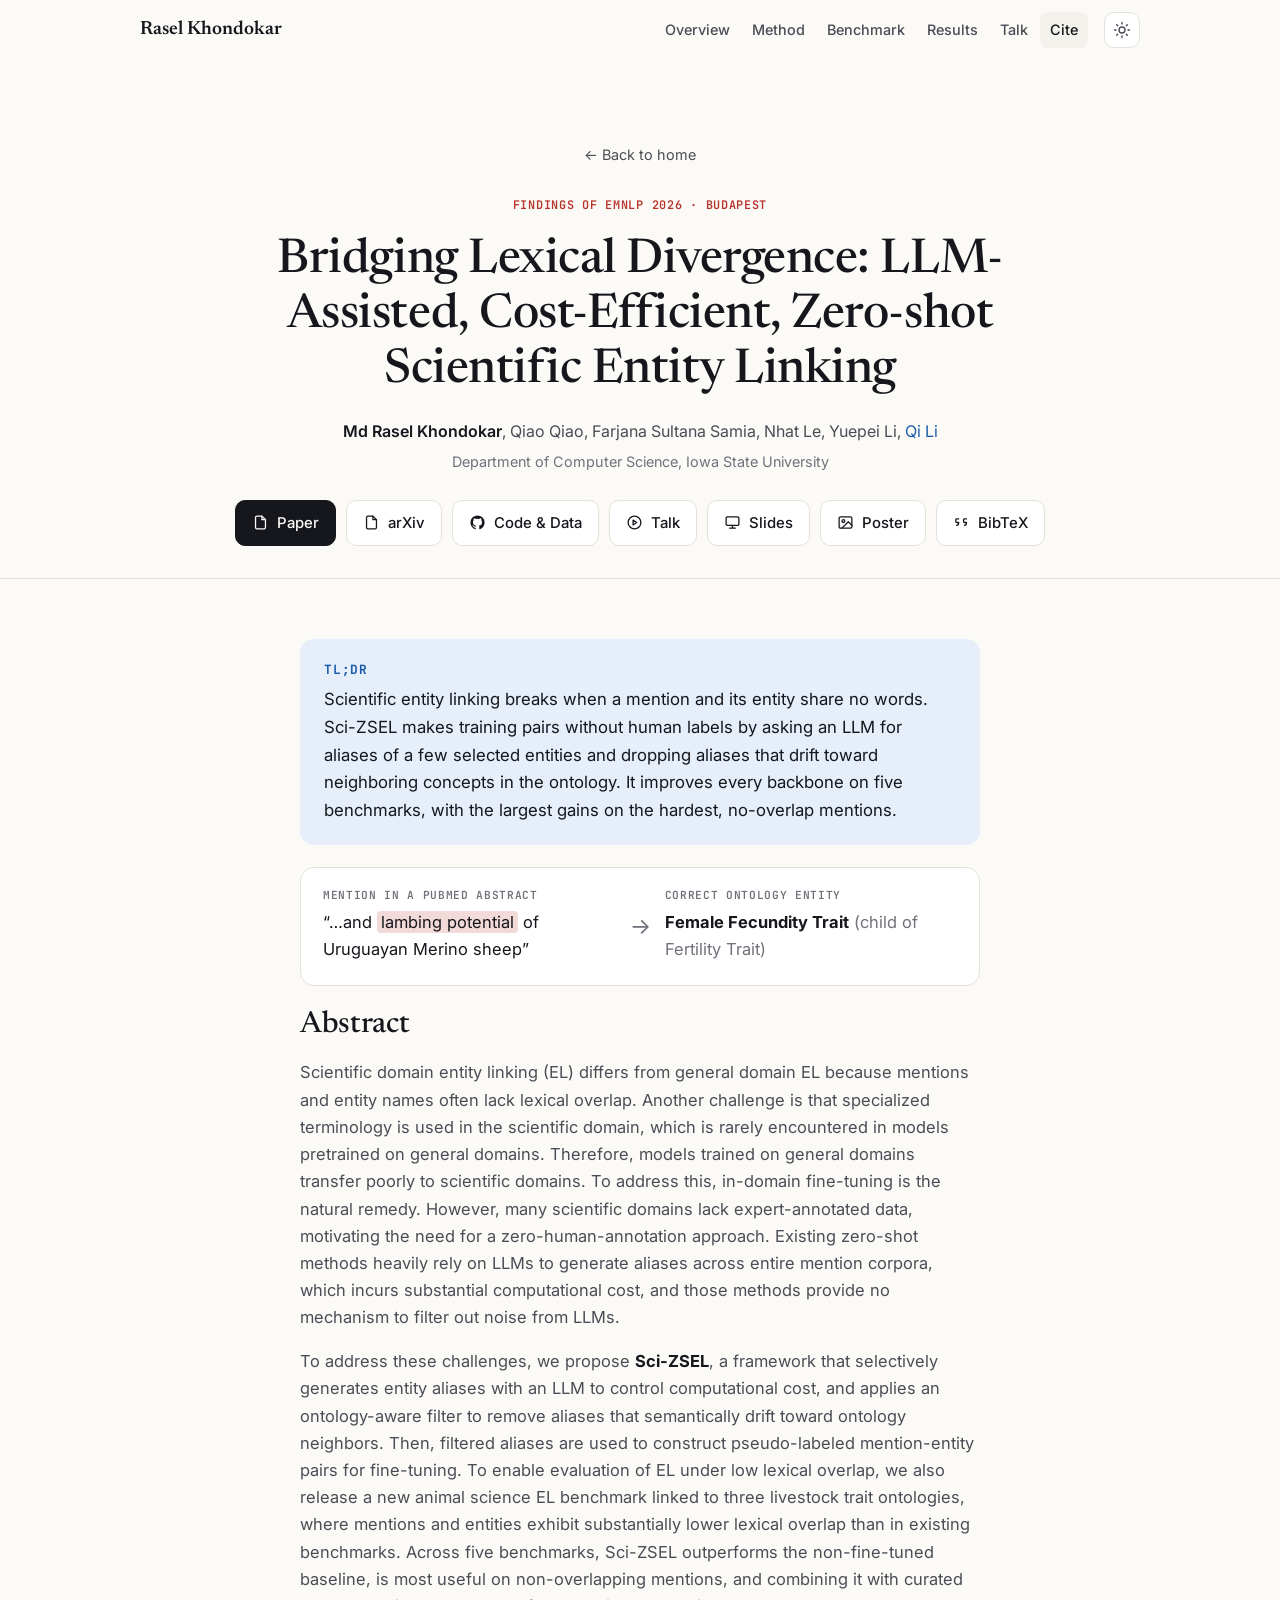
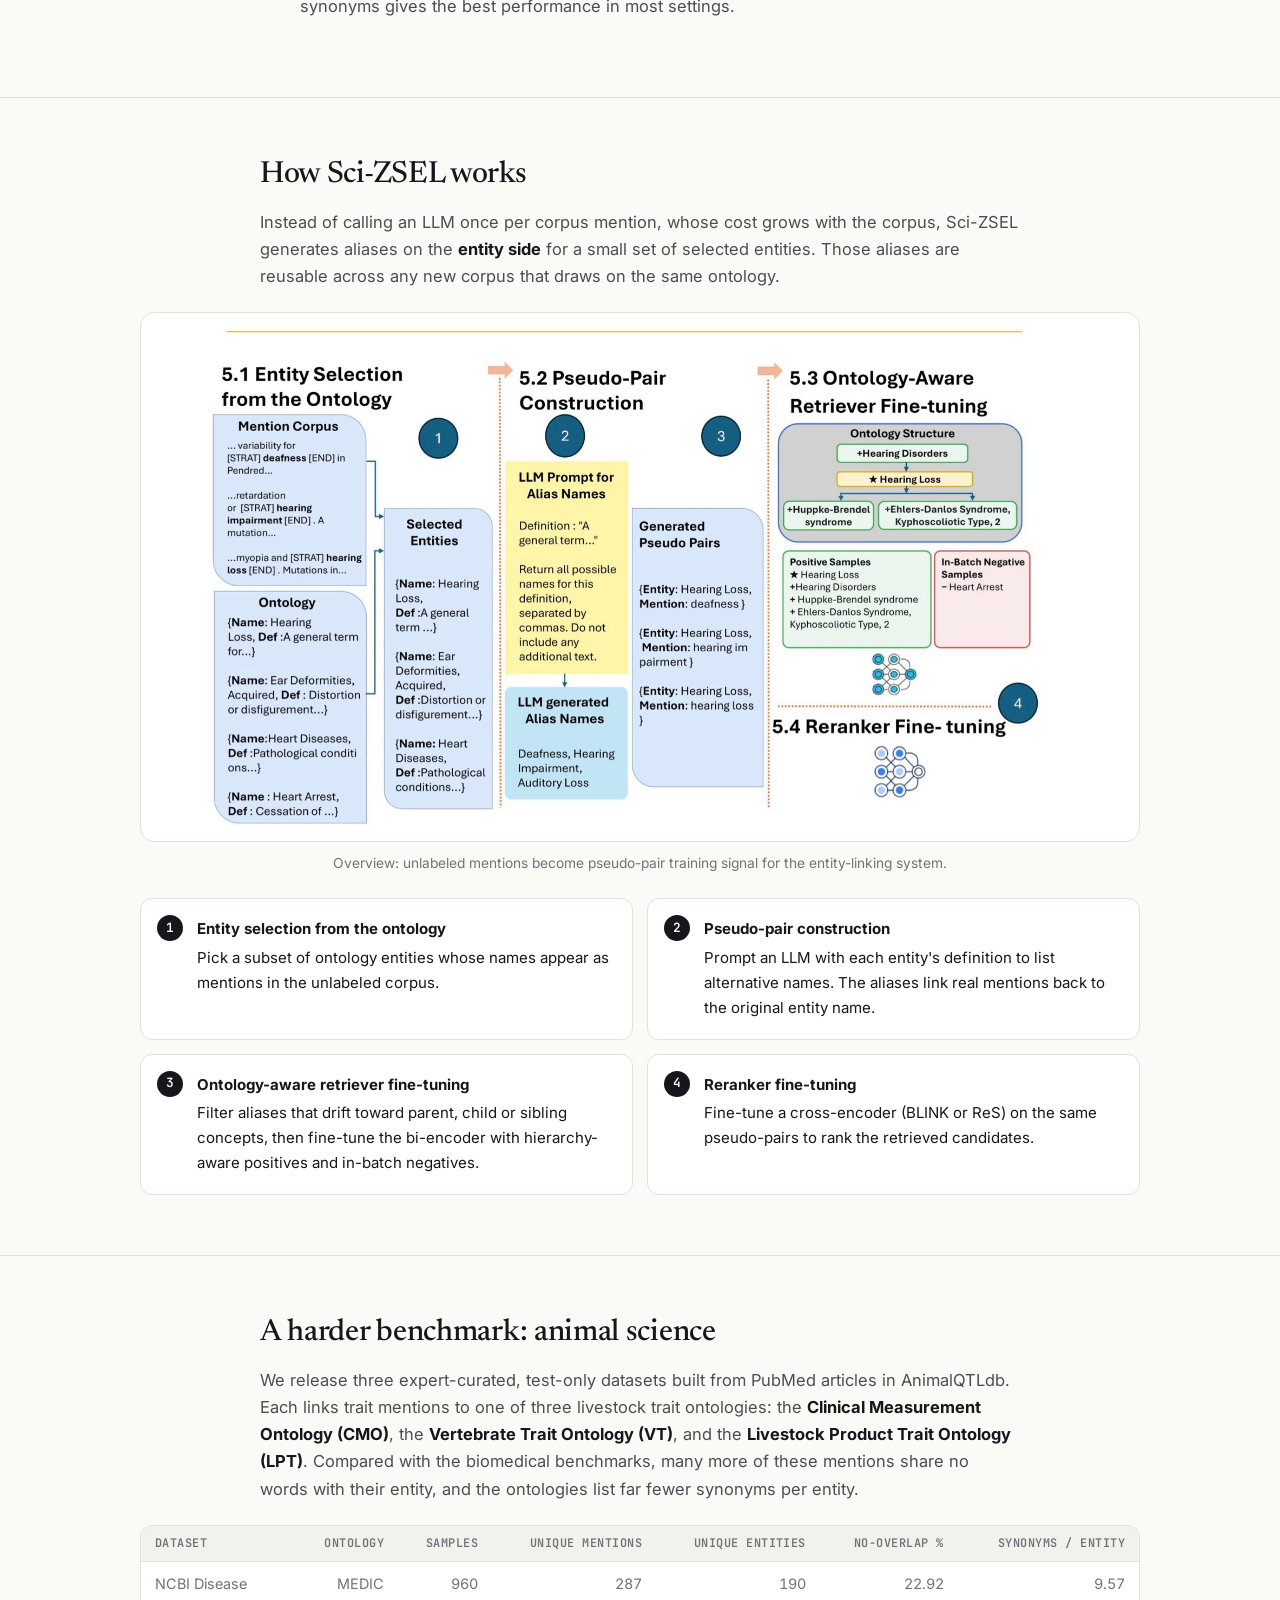
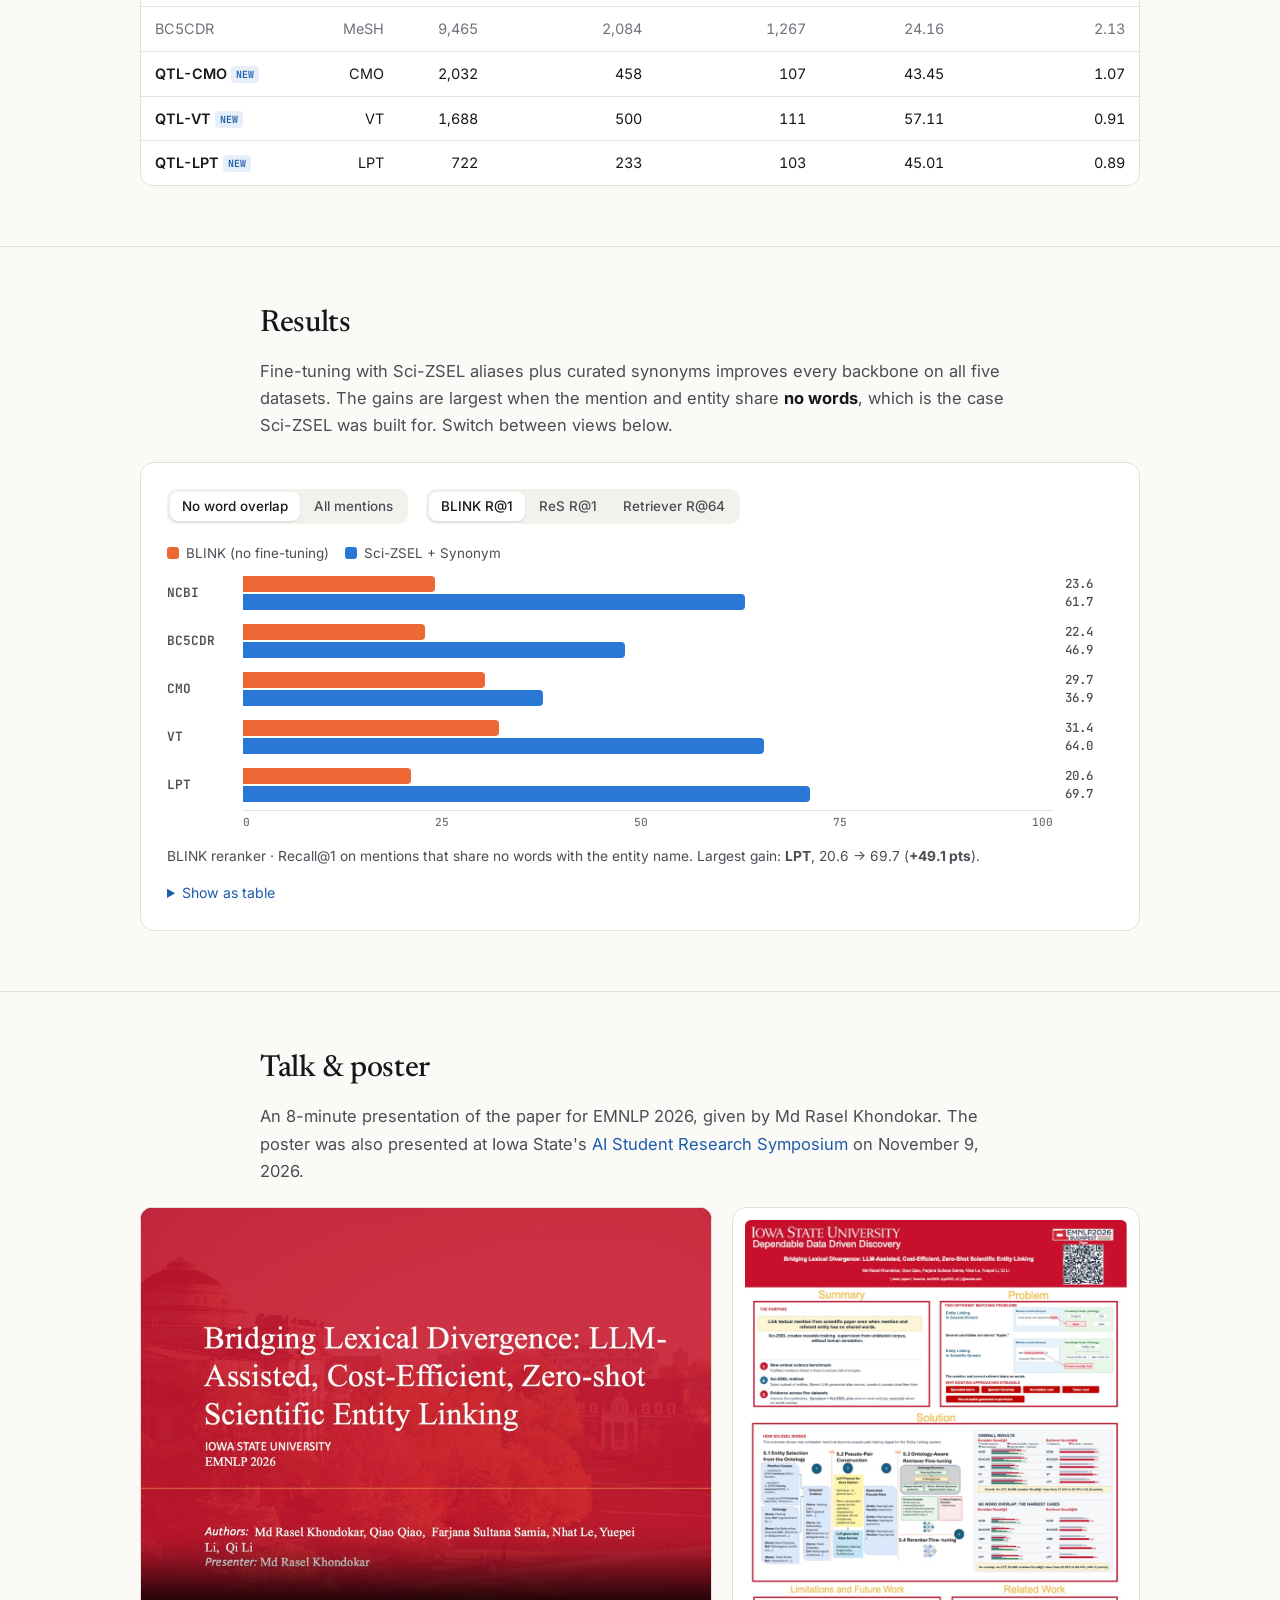
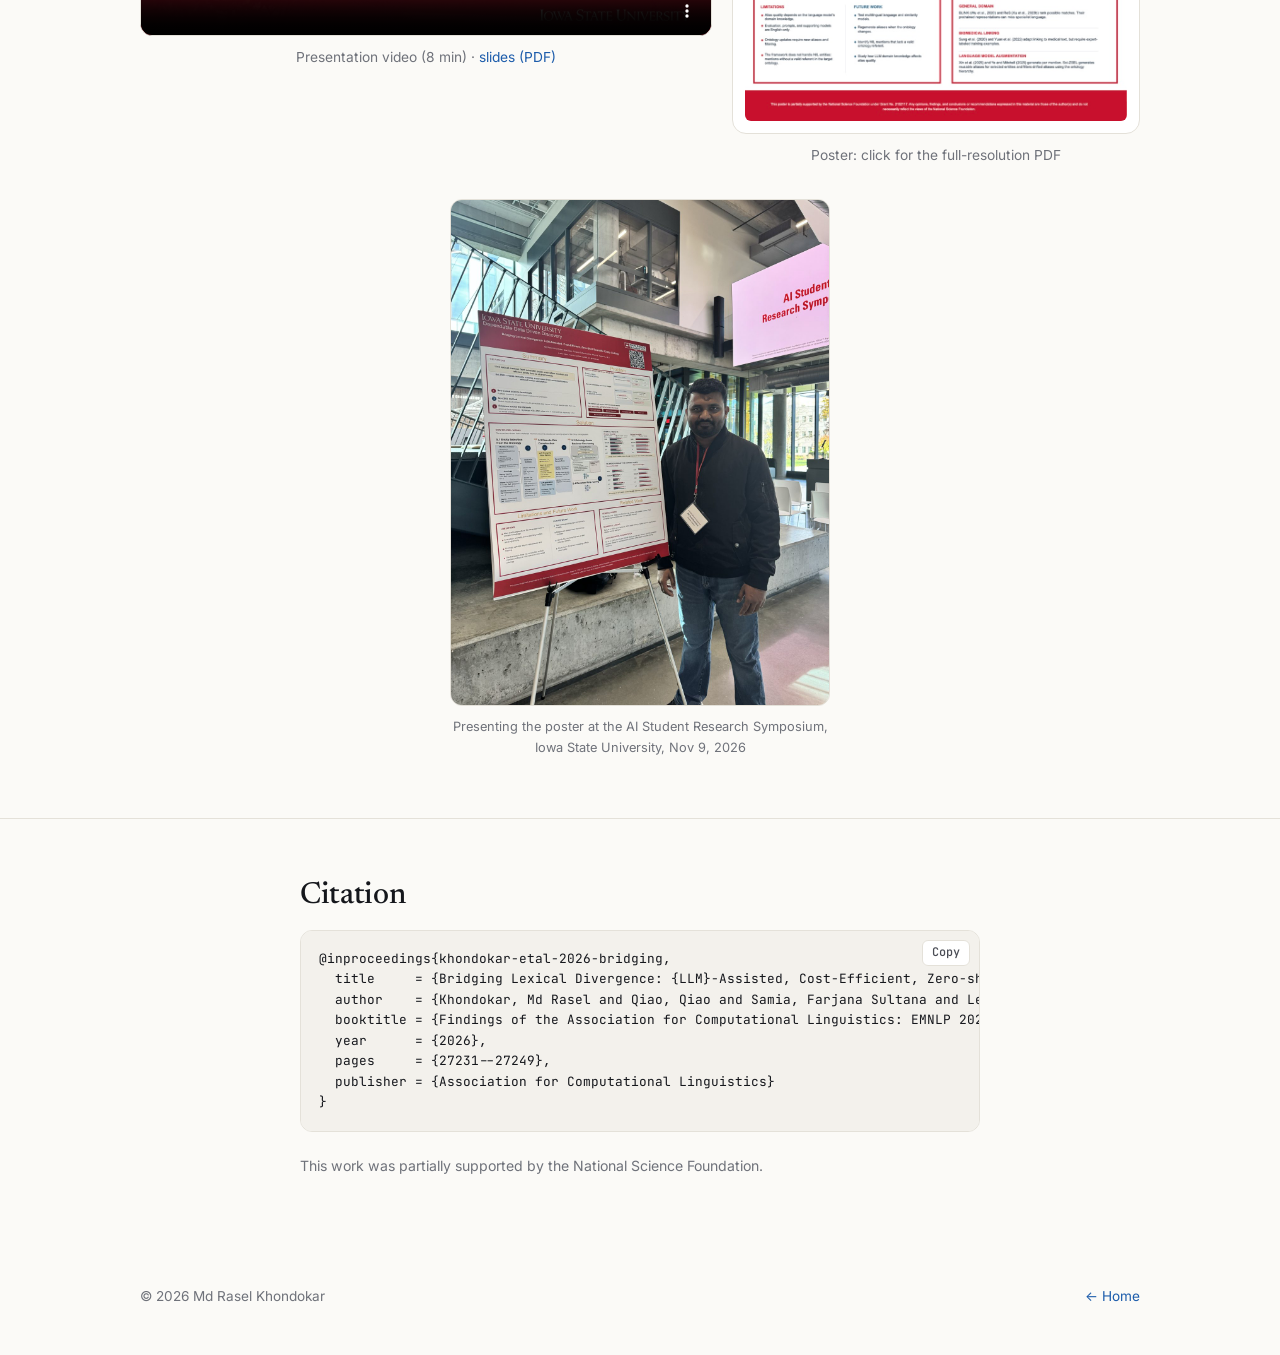
<file: research/sci-zsel.html>
<!doctype html>
<html lang="en">
<head>
  <meta charset="utf-8">
  <meta name="viewport" content="width=device-width, initial-scale=1">
  <title>Sci-ZSEL · EMNLP 2026</title>
  <meta name="description" content="Sci-ZSEL: LLM-assisted, cost-efficient, zero-shot scientific entity linking. Findings of EMNLP 2026. Paper, code, talk video, poster and results.">
  <meta property="og:title" content="Bridging Lexical Divergence: LLM-Assisted, Cost-Efficient, Zero-shot Scientific Entity Linking">
  <meta property="og:description" content="Findings of EMNLP 2026 · Md Rasel Khondokar, Qiao Qiao, Farjana Sultana Samia, Nhat Le, Yuepei Li, Qi Li">
  <meta property="og:image" content="../assets/img/sci-zsel-overview.jpg">
  <link rel="icon" href="data:image/svg+xml,%3Csvg xmlns='http://www.w3.org/2000/svg' viewBox='0 0 64 64'%3E%3Crect width='64' height='64' rx='14' fill='%2315171c'/%3E%3Ctext x='32' y='43' font-family='Georgia,serif' font-size='30' fill='%23fbfaf7' text-anchor='middle'%3ERK%3C/text%3E%3C/svg%3E">
  <link rel="preconnect" href="https://fonts.googleapis.com">
  <link rel="preconnect" href="https://fonts.gstatic.com" crossorigin>
  <link href="https://fonts.googleapis.com/css2?family=Inter:wght@400;500;600&family=JetBrains+Mono:wght@500;600&family=Newsreader:ital,opsz,wght@0,6..72,400;0,6..72,500;0,6..72,600;1,6..72,400&display=swap" rel="stylesheet">
  <link rel="stylesheet" href="../assets/css/style.css?v=20261111a">
  <script>
    try { var t = localStorage.getItem('theme'); if (t === 'light' || t === 'dark') document.documentElement.setAttribute('data-theme', t); } catch (e) {}
  </script>
</head>
<body>
  <a class="skip-link" href="#main">Skip to content</a>

  <svg width="0" height="0" style="position:absolute" aria-hidden="true">
    <symbol id="i-file" viewBox="0 0 24 24" fill="none" stroke="currentColor" stroke-width="1.8" stroke-linecap="round" stroke-linejoin="round"><path d="M14 3H7a2 2 0 0 0-2 2v14a2 2 0 0 0 2 2h10a2 2 0 0 0 2-2V8z"/><path d="M14 3v5h5"/></symbol>
    <symbol id="i-github" viewBox="0 0 24 24" fill="currentColor"><path d="M12 2a10 10 0 0 0-3.16 19.49c.5.09.68-.22.68-.48v-1.7c-2.78.6-3.37-1.34-3.37-1.34-.45-1.16-1.11-1.47-1.11-1.47-.91-.62.07-.6.07-.6 1 .07 1.53 1.03 1.53 1.03.89 1.53 2.34 1.09 2.91.83.09-.65.35-1.09.63-1.34-2.22-.25-4.55-1.11-4.55-4.94 0-1.09.39-1.98 1.03-2.68-.1-.25-.45-1.27.1-2.65 0 0 .84-.27 2.75 1.02a9.5 9.5 0 0 1 5 0c1.91-1.29 2.75-1.02 2.75-1.02.55 1.38.2 2.4.1 2.65.64.7 1.03 1.59 1.03 2.68 0 3.84-2.34 4.68-4.57 4.93.36.31.68.92.68 1.85v2.75c0 .27.18.58.69.48A10 10 0 0 0 12 2Z"/></symbol>
    <symbol id="i-play" viewBox="0 0 24 24" fill="none" stroke="currentColor" stroke-width="1.8" stroke-linecap="round" stroke-linejoin="round"><circle cx="12" cy="12" r="9"/><path d="m10 8.5 5 3.5-5 3.5z"/></symbol>
    <symbol id="i-image" viewBox="0 0 24 24" fill="none" stroke="currentColor" stroke-width="1.8" stroke-linecap="round" stroke-linejoin="round"><rect x="3" y="4" width="18" height="16" rx="2"/><circle cx="9" cy="10" r="2"/><path d="m21 16-5-5-9 9"/></symbol>
    <symbol id="i-slides" viewBox="0 0 24 24" fill="none" stroke="currentColor" stroke-width="1.8" stroke-linecap="round" stroke-linejoin="round"><rect x="3" y="4" width="18" height="12" rx="1.5"/><path d="M12 16v4M8 20h8"/></symbol>
    <symbol id="i-quote" viewBox="0 0 24 24" fill="none" stroke="currentColor" stroke-width="1.8" stroke-linecap="round" stroke-linejoin="round"><path d="M8 7H5a1 1 0 0 0-1 1v3a1 1 0 0 0 1 1h3v1a3 3 0 0 1-3 3M19 7h-3a1 1 0 0 0-1 1v3a1 1 0 0 0 1 1h3v1a3 3 0 0 1-3 3"/></symbol>
  </svg>

  <header class="site-header">
    <nav class="container nav" aria-label="Primary">
      <a class="brand" href="../index.html">Rasel Khondokar</a>
      <ul class="nav-links" id="nav-links">
        <li><a href="#overview">Overview</a></li>
        <li><a href="#method">Method</a></li>
        <li><a href="#benchmark">Benchmark</a></li>
        <li><a href="#results">Results</a></li>
        <li><a href="#talk">Talk</a></li>
        <li><a href="#cite">Cite</a></li>
      </ul>
      <button class="icon-btn menu-btn" aria-label="Open menu" aria-controls="nav-links" aria-expanded="false">
        <svg viewBox="0 0 24 24" fill="none" stroke="currentColor" stroke-width="2" stroke-linecap="round"><path d="M4 7h16M4 12h16M4 17h16"/></svg>
      </button>
      <button class="icon-btn theme-btn" aria-label="Toggle dark mode">
        <svg class="sun" viewBox="0 0 24 24" fill="none" stroke="currentColor" stroke-width="1.8" stroke-linecap="round"><circle cx="12" cy="12" r="4"/><path d="M12 2v2M12 20v2M4.9 4.9l1.4 1.4M17.7 17.7l1.4 1.4M2 12h2M20 12h2M4.9 19.1l1.4-1.4M17.7 6.3l1.4-1.4"/></svg>
        <svg class="moon" viewBox="0 0 24 24" fill="none" stroke="currentColor" stroke-width="1.8" stroke-linecap="round" stroke-linejoin="round"><path d="M21 12.8A9 9 0 1 1 11.2 3a7 7 0 0 0 9.8 9.8z"/></svg>
      </button>
    </nav>
  </header>

  <main id="main">
    <section class="paper-hero">
      <div class="container">
        <a class="back" href="../index.html#research">← Back to home</a>
        <p style="margin-top:22px"><span class="venue">Findings of EMNLP 2026 · Budapest</span></p>
        <h1>Bridging Lexical Divergence: LLM-Assisted, Cost-Efficient, Zero-shot Scientific Entity Linking</h1>
        <p class="authors"><span class="me">Md Rasel Khondokar</span>, Qiao Qiao, Farjana Sultana Samia, Nhat Le, Yuepei Li, <a href="https://www.cs.iastate.edu/people/qi-li" target="_blank" rel="noopener">Qi Li</a></p>
        <p class="affil">Department of Computer Science, Iowa State University</p>
        <div class="actions">
          <a class="btn primary" href="../assets/files/sci-zsel-emnlp2026.pdf" target="_blank" rel="noopener"><svg><use href="#i-file"/></svg>Paper</a>
          <a class="btn" href="https://arxiv.org/abs/2609.00228" target="_blank" rel="noopener"><svg><use href="#i-file"/></svg>arXiv</a>
          <a class="btn" href="https://github.com/rasel-isu/Sci-ZSEL" target="_blank" rel="noopener"><svg><use href="#i-github"/></svg>Code &amp; Data</a>
          <a class="btn" href="#talk"><svg><use href="#i-play"/></svg>Talk</a>
          <a class="btn" href="../assets/files/sci-zsel-slides.pdf" target="_blank" rel="noopener"><svg><use href="#i-slides"/></svg>Slides</a>
          <a class="btn" href="../assets/files/sci-zsel-poster.pdf" target="_blank" rel="noopener"><svg><use href="#i-image"/></svg>Poster</a>
          <a class="btn" href="#cite"><svg><use href="#i-quote"/></svg>BibTeX</a>
        </div>
      </div>
    </section>

    <!-- Overview -->
    <section class="page-section" id="overview">
      <div class="container prose">
        <div class="tldr reveal">
          <b>TL;DR</b>
          Scientific entity linking breaks when a mention and its entity share no words. Sci-ZSEL makes training
          pairs without human labels by asking an LLM for aliases of a few selected entities and dropping aliases that drift toward
          neighboring concepts in the ontology. It improves every backbone on five benchmarks, with the largest gains on the hardest, no-overlap mentions.
        </div>

        <div class="example reveal" aria-label="Example of lexical divergence">
          <div class="side">
            <small>Mention in a PubMed abstract</small>
            <p>“…and <mark>lambing potential</mark> of Uruguayan Merino sheep”</p>
          </div>
          <div class="arrow" aria-hidden="true">→</div>
          <div class="side">
            <small>Correct ontology entity</small>
            <p><b>Female Fecundity Trait</b> <span style="color:var(--ink-3)">(child of Fertility Trait)</span></p>
          </div>
        </div>

        <h2 class="reveal">Abstract</h2>
        <p class="reveal">
          Scientific domain entity linking (EL) differs from general domain EL because mentions and entity names often lack
          lexical overlap. Another challenge is that specialized terminology is used in the scientific domain, which is rarely
          encountered in models pretrained on general domains. Therefore, models trained on general domains transfer poorly to
          scientific domains. To address this, in-domain fine-tuning is the natural remedy. However, many scientific domains lack
          expert-annotated data, motivating the need for a zero-human-annotation approach. Existing zero-shot methods heavily rely
          on LLMs to generate aliases across entire mention corpora, which incurs substantial computational cost, and those methods
          provide no mechanism to filter out noise from LLMs.
        </p>
        <p class="reveal">
          To address these challenges, we propose <strong>Sci-ZSEL</strong>, a framework that selectively generates entity aliases
          with an LLM to control computational cost, and applies an ontology-aware filter to remove aliases that semantically drift
          toward ontology neighbors. Then, filtered aliases are used to construct pseudo-labeled mention-entity pairs for fine-tuning.
          To enable evaluation of EL under low lexical overlap, we also release a new animal science EL benchmark linked to three
          livestock trait ontologies, where mentions and entities exhibit substantially lower lexical overlap than in existing
          benchmarks. Across five benchmarks, Sci-ZSEL outperforms the non-fine-tuned baseline, is most useful on non-overlapping
          mentions, and combining it with curated synonyms gives the best performance in most settings.
        </p>
      </div>
    </section>

    <!-- Method -->
    <section class="page-section" id="method">
      <div class="container">
        <div class="prose"><h2 class="reveal">How Sci-ZSEL works</h2>
          <p class="reveal">Instead of calling an LLM once per corpus mention, whose cost grows with the corpus, Sci-ZSEL generates aliases on the
          <strong>entity side</strong> for a small set of selected entities. Those aliases are reusable across any new corpus that draws on the same ontology.</p>
        </div>
        <figure class="figure reveal" style="margin-top:22px">
          <img src="../assets/img/sci-zsel-overview.jpg" alt="Four-stage Sci-ZSEL pipeline diagram." loading="lazy" width="1800" height="930">
        </figure>
        <figcaption>Overview: unlabeled mentions become pseudo-pair training signal for the entity-linking system.</figcaption>
        <ol class="steps">
          <li class="reveal"><b>Entity selection from the ontology</b>Pick a subset of ontology entities whose names appear as mentions in the unlabeled corpus.</li>
          <li class="reveal"><b>Pseudo-pair construction</b>Prompt an LLM with each entity's definition to list alternative names. The aliases link real mentions back to the original entity name.</li>
          <li class="reveal"><b>Ontology-aware retriever fine-tuning</b>Filter aliases that drift toward parent, child or sibling concepts, then fine-tune the bi-encoder with hierarchy-aware positives and in-batch negatives.</li>
          <li class="reveal"><b>Reranker fine-tuning</b>Fine-tune a cross-encoder (BLINK or ReS) on the same pseudo-pairs to rank the retrieved candidates.</li>
        </ol>
      </div>
    </section>

    <!-- Benchmark -->
    <section class="page-section" id="benchmark">
      <div class="container">
        <div class="prose">
          <h2 class="reveal">A harder benchmark: animal science</h2>
          <p class="reveal">We release three expert-curated, test-only datasets built from PubMed articles in AnimalQTLdb. Each links trait mentions to one of
          three livestock trait ontologies: the <strong>Clinical Measurement Ontology (CMO)</strong>, the <strong>Vertebrate Trait Ontology (VT)</strong>,
          and the <strong>Livestock Product Trait Ontology (LPT)</strong>. Compared with the biomedical benchmarks, many more of these mentions share no words with their entity,
          and the ontologies list far fewer synonyms per entity.</p>
        </div>
        <div class="table-wrap reveal" style="margin-top:22px">
          <table>
            <caption class="visually-hidden">Test-set and ontology statistics for the five benchmarks</caption>
            <thead>
              <tr><th>Dataset</th><th>Ontology</th><th>Samples</th><th>Unique mentions</th><th>Unique entities</th><th>No-overlap %</th><th>Synonyms / entity</th></tr>
            </thead>
            <tbody>
              <tr class="muted-row"><td>NCBI Disease</td><td>MEDIC</td><td>960</td><td>287</td><td>190</td><td>22.92</td><td>9.57</td></tr>
              <tr class="muted-row"><td>BC5CDR</td><td>MeSH</td><td>9,465</td><td>2,084</td><td>1,267</td><td>24.16</td><td>2.13</td></tr>
              <tr class="ours"><td>QTL-CMO <span class="new-badge">NEW</span></td><td>CMO</td><td>2,032</td><td>458</td><td>107</td><td>43.45</td><td>1.07</td></tr>
              <tr class="ours"><td>QTL-VT <span class="new-badge">NEW</span></td><td>VT</td><td>1,688</td><td>500</td><td>111</td><td>57.11</td><td>0.91</td></tr>
              <tr class="ours"><td>QTL-LPT <span class="new-badge">NEW</span></td><td>LPT</td><td>722</td><td>233</td><td>103</td><td>45.01</td><td>0.89</td></tr>
            </tbody>
          </table>
        </div>
      </div>
    </section>

    <!-- Results -->
    <section class="page-section" id="results">
      <div class="container">
        <div class="prose">
          <h2 class="reveal">Results</h2>
          <p class="reveal">Fine-tuning with Sci-ZSEL aliases plus curated synonyms improves every backbone on all five datasets. The gains are largest when the
          mention and entity share <strong>no words</strong>, which is the case Sci-ZSEL was built for. Switch between views below.</p>
        </div>

        <div class="viz reveal" id="results-viz" style="margin-top:22px">
          <div class="viz-controls">
            <div class="seg" role="group" aria-label="Mention subset">
              <button data-key="subset" data-val="none" aria-pressed="true">No word overlap</button>
              <button data-key="subset" data-val="all" aria-pressed="false">All mentions</button>
            </div>
            <div class="seg" role="group" aria-label="Model and metric">
              <button data-key="metric" data-val="blink-r1" aria-pressed="true">BLINK R@1</button>
              <button data-key="metric" data-val="res-r1" aria-pressed="false">ReS R@1</button>
              <button data-key="metric" data-val="ret-r64" aria-pressed="false">Retriever R@64</button>
            </div>
          </div>
          <div class="legend">
            <span><i style="background:var(--series-2)"></i><span data-legend-base>BLINK (no fine-tuning)</span></span>
            <span><i style="background:var(--series-1)"></i>Sci-ZSEL + Synonym</span>
          </div>
          <div class="bars" aria-live="polite"></div>
          <div class="axis" aria-hidden="true"><span></span><div class="ticks"><span>0</span><span>25</span><span>50</span><span>75</span><span>100</span></div><span></span></div>
          <p class="viz-note"></p>
          <details>
            <summary>Show as table</summary>
            <div class="table-wrap">
              <table>
                <thead><tr><th>Dataset</th><th>Baseline</th><th>Sci-ZSEL + Synonym</th><th>Gain</th></tr></thead>
                <tbody></tbody>
              </table>
            </div>
          </details>
        </div>
      </div>
    </section>

    <!-- Talk + poster -->
    <section class="page-section" id="talk">
      <div class="container">
        <div class="prose"><h2 class="reveal">Talk &amp; poster</h2>
          <p class="reveal">An 8-minute presentation of the paper for EMNLP 2026, given by Md Rasel Khondokar. The poster was also presented at Iowa State's <a href="https://www.cs.iastate.edu/event/2026/ai-student-research-symposium" target="_blank" rel="noopener">AI Student Research Symposium</a> on November 9, 2026.</p></div>
        <div class="media-grid" style="margin-top:22px">
          <figure class="reveal">
            <video controls preload="none" poster="../assets/img/sci-zsel-talk-cover.jpg" playsinline>
              <source src="../assets/video/sci-zsel-talk.mp4" type="video/mp4">
              Your browser can't play this video. <a href="../assets/video/sci-zsel-talk.mp4">Download it instead</a>.
            </video>
            <figcaption>Presentation video (8 min) · <a href="../assets/files/sci-zsel-slides.pdf" target="_blank" rel="noopener">slides (PDF)</a></figcaption>
          </figure>
          <figure class="reveal">
            <a class="figure" href="../assets/files/sci-zsel-poster.pdf" target="_blank" rel="noopener" style="display:block">
              <img src="../assets/img/sci-zsel-poster.jpg" alt="EMNLP 2026 poster for Sci-ZSEL" loading="lazy" width="1100" height="1444">
            </a>
            <figcaption>Poster: click for the full-resolution PDF</figcaption>
          </figure>
        </div>
        <figure class="pres-photo pres-photo-center reveal">
          <img src="../assets/img/about/ai-symposium-2026.jpg" alt="Md Rasel Khondokar standing beside the Sci-ZSEL poster at the Iowa State AI Student Research Symposium" loading="lazy" width="1200" height="1600">
          <figcaption>Presenting the poster at the AI Student Research Symposium, Iowa State University, Nov 9, 2026</figcaption>
        </figure>
      </div>
    </section>

    <!-- Cite -->
    <section class="page-section" id="cite">
      <div class="container prose">
        <h2 class="reveal">Citation</h2>
        <div class="bib-wrap reveal">
          <button class="copy-btn" data-copy="bibtex">Copy</button>
<pre class="bib" id="bibtex">@inproceedings{khondokar-etal-2026-bridging,
  title     = {Bridging Lexical Divergence: {LLM}-Assisted, Cost-Efficient, Zero-shot Scientific Entity Linking},
  author    = {Khondokar, Md Rasel and Qiao, Qiao and Samia, Farjana Sultana and Le, Nhat and Li, Yuepei and Li, Qi},
  booktitle = {Findings of the Association for Computational Linguistics: EMNLP 2026},
  year      = {2026},
  pages     = {27231--27249},
  publisher = {Association for Computational Linguistics}
}</pre>
        </div>
        <p class="reveal" style="margin-top:22px;font-size:.88rem;color:var(--ink-3)">This work was partially supported by the National Science Foundation.</p>
      </div>
    </section>
  </main>

  <footer class="site-footer">
    <div class="container">
      <span>© <span data-year>2026</span> Md Rasel Khondokar</span>
      <a href="../index.html">← Home</a>
    </div>
  </footer>

  <script src="../assets/js/main.js?v=20261101c"></script>
</body>
</html>
</file>
<file: assets/css/style.css>
/* ==========================================================================
   Md Rasel Khondokar — portfolio
   Plain CSS, no build step. Colors are tokens on :root with a dark theme.
   ========================================================================== */

:root {
  color-scheme: light;
  --bg: #fbfaf7;
  --surface: #ffffff;
  --surface-2: #f3f1ec;
  --ink: #15171c;
  --ink-2: #4a4d55;
  --ink-3: #6f727a;
  --line: #e4e1d9;
  --accent: #1c5cab;
  --accent-ink: #ffffff;
  --accent-soft: #e6eef9;
  --highlight: #b8322a;
  --series-1: #2a78d6;
  --series-2: #eb6834;
  --shadow: 0 1px 2px rgba(20, 20, 20, .04), 0 8px 24px rgba(20, 20, 20, .05);

  --serif: "Newsreader", "Iowan Old Style", Georgia, serif;
  --sans: "Inter", system-ui, -apple-system, "Segoe UI", Roboto, sans-serif;
  --mono: "JetBrains Mono", ui-monospace, SFMono-Regular, Menlo, monospace;

  --maxw: 1080px;
  --gutter: clamp(16px, 4vw, 40px);
  --radius: 14px;
}

@media (prefers-color-scheme: dark) {
  :root:not([data-theme="light"]) {
    color-scheme: dark;
    --bg: #111214;
    --surface: #18191c;
    --surface-2: #1f2024;
    --ink: #eeede9;
    --ink-2: #b9b8b2;
    --ink-3: #8d8c87;
    --line: #2c2d31;
    --accent: #7fb0ef;
    --accent-ink: #0d1726;
    --accent-soft: #1b2a3f;
    --highlight: #ef8a82;
    --series-1: #3987e5;
    --series-2: #d95926;
    --shadow: 0 1px 2px rgba(0, 0, 0, .3), 0 8px 24px rgba(0, 0, 0, .25);
  }
}
:root[data-theme="dark"] {
  color-scheme: dark;
  --bg: #111214;
  --surface: #18191c;
  --surface-2: #1f2024;
  --ink: #eeede9;
  --ink-2: #b9b8b2;
  --ink-3: #8d8c87;
  --line: #2c2d31;
  --accent: #7fb0ef;
  --accent-ink: #0d1726;
  --accent-soft: #1b2a3f;
  --highlight: #ef8a82;
  --series-1: #3987e5;
  --series-2: #d95926;
  --shadow: 0 1px 2px rgba(0, 0, 0, .3), 0 8px 24px rgba(0, 0, 0, .25);
}

/* ---------- Base ---------- */
*, *::before, *::after { box-sizing: border-box; }
html { scroll-behavior: smooth; scroll-padding-top: 76px; -webkit-text-size-adjust: 100%; }
body {
  margin: 0;
  background: var(--bg);
  color: var(--ink);
  font: 400 16.5px/1.65 var(--sans);
  -webkit-font-smoothing: antialiased;
  overflow-x: hidden;
}
img, video { max-width: 100%; height: auto; display: block; }
a { color: var(--accent); text-decoration: none; text-underline-offset: 3px; }
a:hover { text-decoration: underline; }
:focus-visible { outline: 2px solid var(--accent); outline-offset: 3px; border-radius: 4px; }
h1, h2, h3 { font-family: var(--serif); font-weight: 500; line-height: 1.15; margin: 0; letter-spacing: -.01em; }
p { margin: 0 0 1em; }
.container { max-width: var(--maxw); margin: 0 auto; padding: 0 var(--gutter); }
.visually-hidden { position: absolute !important; width: 1px; height: 1px; overflow: hidden; clip: rect(0 0 0 0); white-space: nowrap; }
.skip-link { position: absolute; left: -999px; top: 8px; background: var(--accent); color: var(--accent-ink); padding: 8px 14px; border-radius: 8px; z-index: 100; }
.skip-link:focus { left: 8px; }

/* ---------- Header / nav ---------- */
.site-header {
  position: sticky; top: 0; z-index: 50;
  background: color-mix(in srgb, var(--bg) 86%, transparent);
  backdrop-filter: saturate(1.4) blur(10px);
  -webkit-backdrop-filter: saturate(1.4) blur(10px);
  border-bottom: 1px solid transparent;
  transition: border-color .2s;
}
.site-header.scrolled { border-bottom-color: var(--line); }
.nav { display: flex; align-items: center; gap: 16px; height: 60px; }
.brand { font-family: var(--serif); font-size: 1.2rem; color: var(--ink); font-weight: 600; white-space: nowrap; }
.brand:hover { text-decoration: none; }
.nav-links { display: flex; gap: 2px; margin-left: auto; list-style: none; padding: 0; margin-block: 0; }
.nav-links a {
  display: block; padding: 6px 10px; border-radius: 8px;
  color: var(--ink-2); font-size: .9rem; font-weight: 500;
}
.nav-links a:hover, .nav-links a.active { color: var(--ink); background: var(--surface-2); text-decoration: none; }
.icon-btn {
  display: inline-grid; place-items: center; width: 36px; height: 36px; flex: none;
  border: 1px solid var(--line); border-radius: 10px; background: var(--surface);
  color: var(--ink-2); cursor: pointer;
}
.icon-btn:hover { color: var(--ink); }
.icon-btn svg { width: 18px; height: 18px; }
.menu-btn { display: none; }
.theme-btn .moon { display: none; }
:root[data-theme="dark"] .theme-btn .sun { display: none; }
:root[data-theme="dark"] .theme-btn .moon { display: block; }
@media (prefers-color-scheme: dark) {
  :root:not([data-theme="light"]) .theme-btn .sun { display: none; }
  :root:not([data-theme="light"]) .theme-btn .moon { display: block; }
}

@media (max-width: 860px) {
  .menu-btn { display: inline-grid; margin-left: auto; }
  .nav-links {
    position: absolute; top: 60px; left: 0; right: 0;
    flex-direction: column; gap: 0; padding: 8px var(--gutter) 16px;
    background: var(--bg); border-bottom: 1px solid var(--line);
    display: none;
  }
  .nav-links.open { display: flex; }
  .nav-links a { padding: 10px 8px; font-size: 1rem; }
}

/* ---------- Hero ---------- */
.hero { padding: clamp(48px, 9vw, 96px) 0 clamp(40px, 6vw, 64px); }
.hero-grid { display: grid; grid-template-columns: minmax(0, 1fr) auto; gap: clamp(28px, 5vw, 64px); align-items: center; }
.eyebrow {
  display: inline-flex; align-items: center; gap: 8px;
  font: 500 .78rem/1.35 var(--mono); letter-spacing: .04em; text-transform: uppercase;
  color: var(--ink-2); background: var(--surface); border: 1px solid var(--line);
  padding: 7px 12px; border-radius: 999px; margin-bottom: 22px;
}
.eyebrow .dot { width: 7px; height: 7px; border-radius: 50%; background: #2f9e5b; box-shadow: 0 0 0 3px color-mix(in srgb, #2f9e5b 25%, transparent); }
.hero h1 { font-size: clamp(2.4rem, 6.2vw, 4.1rem); font-weight: 500; }
.hero .role { font-family: var(--serif); font-size: clamp(1.15rem, 2.3vw, 1.45rem); color: var(--ink-2); margin: 12px 0 22px; font-style: italic; }
.hero .bio { font-size: 1.06rem; color: var(--ink-2); max-width: 640px; }
.hero .bio strong { color: var(--ink); font-weight: 600; }
.actions { display: flex; flex-wrap: wrap; gap: 10px; margin-top: 26px; }
.btn {
  display: inline-flex; align-items: center; gap: 8px;
  padding: 10px 16px; border-radius: 10px; font-weight: 500; font-size: .93rem;
  border: 1px solid var(--line); background: var(--surface); color: var(--ink);
  transition: transform .15s, border-color .15s;
}
.btn:hover { text-decoration: none; border-color: var(--ink-3); transform: translateY(-1px); }
.btn.primary { background: var(--ink); color: var(--bg); border-color: var(--ink); }
.btn svg { width: 17px; height: 17px; flex: none; }

.portrait {
  width: clamp(180px, 24vw, 260px); aspect-ratio: 4 / 5; border-radius: 22px; overflow: hidden;
  position: relative; background: linear-gradient(150deg, var(--accent-soft), var(--surface-2));
  border: 1px solid var(--line); box-shadow: var(--shadow);
}
.portrait img { width: 100%; height: 100%; object-fit: cover; position: relative; z-index: 1; }
.portrait .monogram {
  position: absolute; inset: 0; display: grid; place-items: center;
  font: 500 clamp(3.5rem, 8vw, 5rem)/1 var(--serif); color: var(--accent); letter-spacing: -.02em;
}
@media (max-width: 720px) {
  .hero-grid { grid-template-columns: 1fr; }
  .portrait { order: -1; width: 132px; border-radius: 18px; }
}

.interests { display: flex; flex-wrap: wrap; gap: 8px; margin-top: 30px; padding: 0; list-style: none; }
.chip {
  font-size: .82rem; padding: 5px 11px; border-radius: 999px;
  background: var(--surface-2); color: var(--ink-2); border: 1px solid var(--line);
}

/* ---------- Sections ---------- */
section.block { padding: clamp(44px, 7vw, 76px) 0; border-top: 1px solid var(--line); }
.section-head { display: flex; align-items: baseline; justify-content: space-between; gap: 16px; margin-bottom: 30px; flex-wrap: wrap; }
.section-head h2 { font-size: clamp(1.8rem, 3.6vw, 2.35rem); }
.section-head .kicker { font: 500 .78rem/1 var(--mono); text-transform: uppercase; letter-spacing: .06em; color: var(--ink-3); }
.lede { color: var(--ink-2); max-width: 680px; margin-top: -14px; margin-bottom: 30px; }

/* News */
.news { list-style: none; padding: 0; margin: 0; display: grid; gap: 2px; }
.news li { display: grid; grid-template-columns: 96px 1fr; gap: 18px; padding: 12px 0; border-bottom: 1px dashed var(--line); }
.news li:last-child { border-bottom: 0; }
.news time { font: 500 .82rem/1.9 var(--mono); color: var(--ink-3); }
@media (max-width: 520px) { .news li { grid-template-columns: 1fr; gap: 2px; } }
.tag-new { font: 600 .68rem/1 var(--mono); color: var(--highlight); border: 1px solid currentColor; border-radius: 4px; padding: 2px 5px; margin-left: 6px; vertical-align: 2px; }

/* Featured research */
.feature {
  display: grid; grid-template-columns: 1.3fr 1fr; gap: 0;
  background: var(--surface); border: 1px solid var(--line); border-radius: var(--radius);
  overflow: hidden; box-shadow: var(--shadow);
}
.feature-media { background: #fff; border-right: 1px solid var(--line); display: grid; place-items: center; padding: 14px; }
.feature-media img { border-radius: 8px; width: 100%; }
.feature-body { padding: clamp(22px, 3.4vw, 34px); display: flex; flex-direction: column; }
.venue { font: 600 .74rem/1 var(--mono); text-transform: uppercase; letter-spacing: .06em; color: var(--highlight); }
.feature-body h3 { font-size: clamp(1.35rem, 2.4vw, 1.65rem); margin: 10px 0 12px; }
.feature-body p { color: var(--ink-2); font-size: .97rem; }
.stats { display: grid; grid-template-columns: repeat(3, 1fr); gap: 10px; margin: 6px 0 20px; }
.stat { background: var(--surface-2); border-radius: 10px; padding: 12px; }
.stat b { display: block; font: 500 1.5rem/1.1 var(--serif); color: var(--ink); }
.stat span { font-size: .76rem; color: var(--ink-3); line-height: 1.35; display: block; margin-top: 4px; }
.feature .actions { margin-top: auto; padding-top: 4px; }
.feature .btn { padding: 8px 12px; font-size: .86rem; }
@media (max-width: 860px) {
  .feature { grid-template-columns: 1fr; }
  .feature-media { border-right: 0; border-bottom: 1px solid var(--line); }
}

.threads { display: grid; grid-template-columns: repeat(3, 1fr); gap: 16px; margin-top: 18px; }
.thread { background: var(--surface); border: 1px solid var(--line); border-radius: var(--radius); padding: 22px; }
.thread .num { font: 500 .78rem/1 var(--mono); color: var(--ink-3); }
.thread h3 { font-size: 1.2rem; margin: 10px 0 8px; }
.thread p { color: var(--ink-2); font-size: .93rem; margin: 0; }
@media (max-width: 860px) { .threads { grid-template-columns: 1fr; } }

/* Publications */
.pubs { list-style: none; padding: 0; margin: 0; display: grid; gap: 14px; }
.pub { display: grid; grid-template-columns: 74px 1fr; gap: 18px; padding: 20px 0; border-bottom: 1px solid var(--line); }
.pub:last-child { border-bottom: 0; }
.pub .year { font: 500 .82rem/1.8 var(--mono); color: var(--ink-3); }
.pub h3 { font-family: var(--sans); font-size: 1.04rem; font-weight: 600; line-height: 1.4; letter-spacing: 0; }
.pub .authors { color: var(--ink-2); font-size: .93rem; margin: 4px 0 2px; }
.pub .authors .me { color: var(--ink); font-weight: 600; text-decoration: underline; text-decoration-color: var(--line); text-underline-offset: 3px; }
.pub .where { font-size: .93rem; color: var(--ink-2); font-style: italic; }
.pub .badge { font: 600 .68rem/1 var(--mono); padding: 3px 6px; border-radius: 4px; background: var(--accent-soft); color: var(--accent); margin-left: 6px; font-style: normal; vertical-align: 1px; }
.pub .links { display: flex; flex-wrap: wrap; gap: 6px; margin-top: 10px; }
.pub .links a, .pub .links button {
  font: 500 .76rem/1 var(--mono); padding: 6px 9px; border-radius: 6px;
  border: 1px solid var(--line); color: var(--ink-2); background: var(--surface); cursor: pointer;
}
.pub .links a:hover, .pub .links button:hover { color: var(--accent); border-color: var(--accent); text-decoration: none; }
.pub .note { font-size: .8rem; color: var(--ink-3); margin-top: 6px; }
@media (max-width: 520px) { .pub { grid-template-columns: 1fr; gap: 4px; } }

/* Experience: logo column + details column */
.timeline { list-style: none; padding: 0; margin: 0; }
.job {
  display: grid; grid-template-columns: 104px minmax(0, 1fr); column-gap: 28px;
  padding: 28px 0; border-bottom: 1px solid var(--line);
}
.job:first-child { padding-top: 0; }
.job:last-child { border-bottom: 0; padding-bottom: 0; }
.job > * { grid-column: 2; }
.job > .org-logo-link { grid-column: 1; grid-row: 1 / span 3; align-self: start; display: block; border-radius: 14px; }
.job > .org-logo-link:hover .org-logo { border-color: var(--ink-3); }
.job > .org-logo, .job > .org-logo-link > .org-logo {
  grid-column: 1; grid-row: 1 / span 3; align-self: start; display: block;
  width: 104px; height: 104px; object-fit: contain;
  background: #fff; border: 1px solid var(--line); border-radius: 14px; padding: 12px;
}
@media (max-width: 600px) {
  .job { grid-template-columns: 60px minmax(0, 1fr); column-gap: 16px; }
  .job > .org-logo, .job > .org-logo-link > .org-logo { width: 60px; height: 60px; padding: 6px; border-radius: 12px; }
}
.job-head { display: flex; justify-content: space-between; gap: 6px 18px; flex-wrap: wrap; align-items: baseline; }
.job h3 { font-family: var(--sans); font-size: 1.08rem; font-weight: 600; letter-spacing: 0; }
.job .when { font: 500 .8rem/1.6 var(--mono); color: var(--ink-3); white-space: nowrap; }
.job .org { color: var(--ink-2); font-size: .95rem; margin: 2px 0 10px; }
.job .org a { color: var(--ink); text-decoration: underline; text-decoration-color: var(--line); text-underline-offset: 3px; }
.job .org a:hover { color: var(--accent); text-decoration-color: currentColor; }
.job ul { margin: 0; padding-left: 18px; color: var(--ink-2); font-size: .95rem; }
.job li { margin-bottom: 5px; }
.job li::marker { color: var(--ink-3); }

/* Projects */
.filters { display: flex; flex-wrap: wrap; gap: 6px; margin-bottom: 20px; }
.filter {
  font: 500 .85rem/1 var(--sans); padding: 8px 13px; border-radius: 999px; cursor: pointer;
  border: 1px solid var(--line); background: var(--surface); color: var(--ink-2);
}
.filter[aria-pressed="true"] { background: var(--ink); color: var(--bg); border-color: var(--ink); }
.cards { display: grid; grid-template-columns: repeat(auto-fill, minmax(min(100%, 300px), 1fr)); gap: 16px; }
.card {
  background: var(--surface); border: 1px solid var(--line); border-radius: var(--radius);
  padding: 22px; display: flex; flex-direction: column; transition: border-color .15s, transform .15s;
}
.card:hover { border-color: var(--ink-3); transform: translateY(-2px); }
.card[hidden] { display: none; }
.card .metric { font: 500 1.7rem/1 var(--serif); color: var(--ink); }
.card .metric small { font: 400 .78rem/1.3 var(--sans); color: var(--ink-3); display: block; margin-top: 4px; }
.card h3 { font-family: var(--sans); font-size: 1.02rem; font-weight: 600; letter-spacing: 0; margin: 16px 0 6px; line-height: 1.35; }
.card p { color: var(--ink-2); font-size: .92rem; margin-bottom: 14px; }
.card .stack { display: flex; flex-wrap: wrap; gap: 5px; margin-top: auto; }
.card .stack span { font: 500 .72rem/1 var(--mono); padding: 4px 7px; border-radius: 5px; background: var(--surface-2); color: var(--ink-2); }

.card.repo { color: inherit; }
.card.repo:hover { text-decoration: none; }
.card.repo h3 { margin-top: 12px; }
.repo-name { display: inline-flex; align-items: center; gap: 7px; font: 500 .78rem/1.3 var(--mono); color: var(--accent); overflow-wrap: anywhere; }
.repo-name svg { width: 15px; height: 15px; flex: none; }

/* Two-column info grid */
.two-col { display: grid; grid-template-columns: 1fr 1fr; gap: clamp(28px, 5vw, 56px); }
@media (max-width: 860px) { .two-col { grid-template-columns: 1fr; } }
.edu { list-style: none; padding: 0; margin: 0; }
.edu li { padding: 14px 0; border-bottom: 1px solid var(--line); }
.edu li:last-child { border-bottom: 0; }
.edu b { font-weight: 600; display: block; }
.edu span { color: var(--ink-2); font-size: .93rem; display: block; }
.edu .meta { font: 500 .78rem/1.7 var(--mono); color: var(--ink-3); }
.sub-h { font: 600 .78rem/1 var(--mono); text-transform: uppercase; letter-spacing: .06em; color: var(--ink-3); margin: 0 0 14px; }

.skills { display: grid; gap: 16px; }
.skill-row b { display: block; font-size: .88rem; font-weight: 600; margin-bottom: 7px; }
.skill-row .tags { display: flex; flex-wrap: wrap; gap: 6px; }

.plain { list-style: none; padding: 0; margin: 0; }
.plain li { padding: 10px 0; border-bottom: 1px solid var(--line); color: var(--ink-2); font-size: .95rem; }
.plain li:last-child { border-bottom: 0; }
.plain li b { color: var(--ink); font-weight: 600; }

/* Contact */
.contact-card {
  background: var(--ink); color: var(--bg); border-radius: 20px;
  padding: clamp(28px, 5vw, 52px); display: grid; grid-template-columns: 1.3fr 1fr; gap: 28px; align-items: center;
}
.contact-card h2 { font-size: clamp(1.8rem, 4vw, 2.6rem); }
.contact-card p { color: color-mix(in srgb, var(--bg) 75%, var(--ink)); margin: 12px 0 0; }
.contact-links { list-style: none; padding: 0; margin: 0; display: grid; gap: 8px; }
.contact-links a, .contact-links .loc {
  display: flex; align-items: center; gap: 12px; padding: 12px 14px; border-radius: 12px;
  color: var(--bg); background: color-mix(in srgb, var(--bg) 9%, transparent);
  font-size: .95rem; overflow-wrap: anywhere;
}
.contact-links a:hover { background: color-mix(in srgb, var(--bg) 16%, transparent); text-decoration: none; }
.contact-links .loc { opacity: .85; }
.contact-links svg { width: 18px; height: 18px; flex: none; }
@media (max-width: 760px) { .contact-card { grid-template-columns: 1fr; } }

footer.site-footer { padding: 34px 0 48px; color: var(--ink-3); font-size: .85rem; }
footer.site-footer .container { display: flex; justify-content: space-between; gap: 12px; flex-wrap: wrap; }

/* ---------- Project page ---------- */
.paper-hero { padding: clamp(40px, 8vw, 80px) 0 32px; text-align: center; }
.paper-hero h1 { font-size: clamp(1.9rem, 4.6vw, 3rem); max-width: 900px; margin: 14px auto 18px; }
.paper-hero .authors { color: var(--ink-2); font-size: 1rem; max-width: 760px; margin: 0 auto; }
.paper-hero .authors .me { color: var(--ink); font-weight: 600; }
.paper-hero .affil { color: var(--ink-3); font-size: .9rem; margin-top: 6px; }
.paper-hero .actions { justify-content: center; }
.back { display: inline-flex; gap: 6px; align-items: center; font-size: .9rem; color: var(--ink-2); }

.prose { max-width: 760px; margin: 0 auto; }
.prose h2 { font-size: clamp(1.5rem, 3vw, 1.9rem); margin: 0 0 16px; }
.prose p, .prose li { color: var(--ink-2); }
.prose strong { color: var(--ink); }
.page-section { padding: clamp(36px, 6vw, 60px) 0; border-top: 1px solid var(--line); }
.tldr { background: var(--accent-soft); border-radius: var(--radius); padding: 20px 24px; color: var(--ink); font-size: 1.05rem; }
.tldr b { font-family: var(--mono); font-size: .8rem; text-transform: uppercase; letter-spacing: .06em; color: var(--accent); display: block; margin-bottom: 6px; }

.example {
  display: grid; grid-template-columns: 1fr auto 1fr; gap: 14px; align-items: center;
  background: var(--surface); border: 1px solid var(--line); border-radius: var(--radius); padding: 22px; margin: 22px 0;
}
.example .side small { font: 600 .7rem/1 var(--mono); text-transform: uppercase; letter-spacing: .06em; color: var(--ink-3); display: block; margin-bottom: 8px; }
.example .side p { margin: 0; color: var(--ink); }
.example mark { background: color-mix(in srgb, var(--highlight) 18%, transparent); color: var(--ink); padding: 1px 4px; border-radius: 4px; }
.example .arrow { color: var(--ink-3); font-size: 1.4rem; }
@media (max-width: 600px) { .example { grid-template-columns: 1fr; } .example .arrow { transform: rotate(90deg); justify-self: center; } }

figure { margin: 0; }
.figure { background: #fff; border: 1px solid var(--line); border-radius: var(--radius); padding: 12px; }
.figure img { border-radius: 6px; width: 100%; }
figcaption { color: var(--ink-3); font-size: .86rem; margin-top: 10px; text-align: center; }

.steps { list-style: none; padding: 0; margin: 24px 0 0; display: grid; grid-template-columns: repeat(2, 1fr); gap: 14px; counter-reset: s; }
.steps li { background: var(--surface); border: 1px solid var(--line); border-radius: 12px; padding: 18px 18px 18px 56px; position: relative; font-size: .94rem; counter-increment: s; }
.steps li::before {
  content: counter(s); position: absolute; left: 16px; top: 16px; width: 26px; height: 26px; border-radius: 50%;
  display: grid; place-items: center; background: var(--ink); color: var(--bg); font: 600 .8rem/1 var(--mono);
}
.steps b { display: block; color: var(--ink); margin-bottom: 4px; }
@media (max-width: 640px) { .steps { grid-template-columns: 1fr; } }

.table-wrap { overflow-x: auto; border: 1px solid var(--line); border-radius: 12px; background: var(--surface); }
table { border-collapse: collapse; width: 100%; font-size: .9rem; font-variant-numeric: tabular-nums; }
th, td { padding: 10px 14px; text-align: right; border-bottom: 1px solid var(--line); white-space: nowrap; }
th:first-child, td:first-child { text-align: left; }
thead th { font: 600 .74rem/1.3 var(--mono); text-transform: uppercase; letter-spacing: .04em; color: var(--ink-3); background: var(--surface-2); }
tbody tr:last-child td { border-bottom: 0; }
tr.ours td:first-child { font-weight: 600; }
.new-badge { font: 600 .62rem/1 var(--mono); padding: 2px 5px; border-radius: 4px; background: var(--accent-soft); color: var(--accent); vertical-align: 1px; }
.muted-row td { color: var(--ink-3); }

/* Results chart */
.viz { background: var(--surface); border: 1px solid var(--line); border-radius: var(--radius); padding: clamp(16px, 3vw, 26px); }
.viz-controls { display: flex; flex-wrap: wrap; gap: 10px 18px; align-items: center; margin-bottom: 18px; }
.seg { display: inline-flex; background: var(--surface-2); border-radius: 10px; padding: 3px; gap: 2px; }
.seg button {
  border: 0; background: transparent; color: var(--ink-2); font: 500 .84rem/1 var(--sans);
  padding: 8px 12px; border-radius: 8px; cursor: pointer;
}
.seg button[aria-pressed="true"] { background: var(--surface); color: var(--ink); box-shadow: 0 1px 2px rgba(0,0,0,.12); }
.legend { display: flex; gap: 16px; flex-wrap: wrap; font-size: .84rem; color: var(--ink-2); margin-bottom: 12px; }
.legend span { display: inline-flex; align-items: center; gap: 7px; }
.legend i { width: 12px; height: 12px; border-radius: 3px; display: inline-block; }
.bars { display: grid; gap: 14px; }
.bar-group { display: grid; grid-template-columns: 64px 1fr; gap: 12px; align-items: center; }
.bar-group .ds { font: 600 .8rem/1 var(--mono); color: var(--ink-2); }
.bar-pair { display: grid; gap: 2px; }
.bar-row { display: grid; grid-template-columns: 1fr 48px; align-items: center; gap: 8px; position: relative; }
.bar-track { height: 16px; position: relative; }
.bar {
  height: 100%; border-radius: 0 4px 4px 0; width: 0;
  transition: width .6s cubic-bezier(.2,.7,.2,1);
}
.bar.base { background: var(--series-2); }
.bar.ours { background: var(--series-1); }
.bar-row .val { font: 500 .78rem/1 var(--mono); color: var(--ink-2); font-variant-numeric: tabular-nums; }
.bar-row:hover .bar { filter: brightness(1.08); }
.gain { font: 600 .74rem/1 var(--mono); color: var(--ink); background: var(--surface-2); border-radius: 5px; padding: 3px 6px; margin-left: 6px; }
.axis { display: grid; grid-template-columns: 64px 1fr 48px; gap: 12px; margin-top: 8px; }
.axis .ticks { display: flex; justify-content: space-between; font: 500 .7rem/1 var(--mono); color: var(--ink-3); border-top: 1px solid var(--line); padding-top: 6px; }
.viz-note { font-size: .86rem; color: var(--ink-2); margin: 16px 0 0; }
.viz details { margin-top: 14px; font-size: .88rem; }
.viz summary { cursor: pointer; color: var(--accent); }
.viz details .table-wrap { margin-top: 10px; }
.tip {
  position: fixed; pointer-events: none; z-index: 80; background: var(--ink); color: var(--bg);
  font-size: .8rem; padding: 7px 10px; border-radius: 8px; opacity: 0; transition: opacity .1s; max-width: 240px;
}
.tip.show { opacity: 1; }

.media-grid { display: grid; grid-template-columns: 1.4fr 1fr; gap: 20px; align-items: start; }
@media (max-width: 860px) { .media-grid { grid-template-columns: 1fr; } }
video { width: 100%; border-radius: 12px; background: #000; border: 1px solid var(--line); }

pre.bib {
  background: var(--surface-2); border: 1px solid var(--line); border-radius: 12px; padding: 18px;
  font: 400 .8rem/1.6 var(--mono); overflow-x: auto; color: var(--ink); margin: 0;
}
.bib-wrap { position: relative; }
.copy-btn {
  position: absolute; top: 10px; right: 10px; font: 500 .74rem/1 var(--mono);
  padding: 6px 9px; border-radius: 6px; border: 1px solid var(--line); background: var(--surface); color: var(--ink-2); cursor: pointer;
}

/* Reveal on scroll */
.reveal { opacity: 0; transform: translateY(14px); transition: opacity .6s ease, transform .6s ease; }
.reveal.in { opacity: 1; transform: none; }
@media (prefers-reduced-motion: reduce) {
  html { scroll-behavior: auto; }
  .reveal { opacity: 1; transform: none; transition: none; }
  .bar { transition: none; }
}
@media print {
  .site-header, .actions, .filters, .theme-btn { display: none !important; }
  .reveal { opacity: 1; transform: none; }
  section.block { border: 0; padding: 20px 0; }
}

/* ---------- Secondary content from the earlier site ---------- */
.job-compact ul { font-size: .9rem; }
.job-compact h3 { font-size: 1rem; }
.org-mono { display: grid; place-items: center; font: 600 .78rem/1 var(--mono); color: var(--ink-2); background: var(--surface-2) !important; }

/* Project images + collapse */
.card-media {
  margin: -22px -22px 18px; aspect-ratio: 16 / 9; overflow: hidden;
  border-radius: var(--radius) var(--radius) 0 0; background: #fff; border-bottom: 1px solid var(--line);
}
.card-media img { width: 100%; height: 100%; object-fit: cover; }
.card-media:empty { display: none; }
.card-media.contain img { object-fit: contain; }
.moment { margin: 44px auto 0; max-width: 760px; }
.moment img { border-radius: var(--radius); border: 1px solid var(--line); width: 100%; }
.moment figcaption { text-align: center; }
.project-cards.collapsed .card:nth-child(n+7) { display: none; }
.more-wrap { display: flex; justify-content: center; margin-top: 22px; }
.more-btn { cursor: pointer; }

/* Education logos + photo */
.edu li { display: flex; gap: 14px; align-items: flex-start; }
.edu-logo { width: 40px; height: 40px; flex: none; object-fit: contain; border-radius: 9px; background: #fff; border: 1px solid var(--line); padding: 3px; }
.edu .note { font-size: .86rem; color: var(--ink-3); margin-top: 2px; }
.grad-photo { margin: 44px auto 0; max-width: 640px; }
.grad-photo figcaption { text-align: center; }
.grad-photo img { border-radius: var(--radius); border: 1px solid var(--line); aspect-ratio: 4 / 3; object-fit: cover; object-position: 50% 40%; width: 100%; margin: 0 auto; }

/* Certificates */
.cert-grid { display: grid; grid-template-columns: repeat(auto-fill, minmax(min(100%, 240px), 1fr)); gap: 16px; }
.cert { background: var(--surface); border: 1px solid var(--line); border-radius: var(--radius); overflow: hidden; display: flex; flex-direction: column; }
.cert-thumb {
  display: block; width: 100%; aspect-ratio: 16 / 10; padding: 0; border: 0; cursor: zoom-in;
  background: #fff; border-bottom: 1px solid var(--line); overflow: hidden;
}
.cert-thumb img { width: 100%; height: 100%; object-fit: cover; transition: transform .3s; }
.cert-thumb:hover img { transform: scale(1.04); }
.cert-thumb.noimg { display: none; }
.cert figcaption { padding: 14px 16px 16px; text-align: left; margin: 0; display: grid; gap: 3px; }
.cert figcaption b { color: var(--ink); font-size: .9rem; line-height: 1.35; font-weight: 600; }
.cert figcaption span { color: var(--ink-3); font-size: .8rem; }
.cert figcaption a { font: 500 .76rem/1 var(--mono); margin-top: 6px; }

/* Toolbox icon grid */
.toolbox { list-style: none; padding: 0; margin: 0; display: grid; grid-template-columns: repeat(6, minmax(0, 1fr)); gap: 12px; }
@media (max-width: 900px) { .toolbox { grid-template-columns: repeat(4, minmax(0, 1fr)); } }
@media (max-width: 560px) { .toolbox { grid-template-columns: repeat(3, minmax(0, 1fr)); gap: 8px; } .toolbox li { padding: 10px 6px; font-size: .72rem; } .toolbox img { height: 48px; } }
.toolbox li {
  background: var(--surface); border: 1px solid var(--line); border-radius: 12px; padding: 14px 10px;
  display: flex; flex-direction: column; align-items: center; gap: 10px; text-align: center;
  font-size: .8rem; color: var(--ink-2); line-height: 1.3; transition: transform .15s, border-color .15s;
}
.toolbox + .toolbox-label { margin-top: 28px; }
.toolbox-label { font-size: .88rem; font-weight: 600; color: var(--ink); margin: 0 0 12px; }
.toolbox .svg-tile img { padding: 10px; }
.toolbox li:hover { transform: translateY(-2px); border-color: var(--ink-3); }
.toolbox img { width: 100%; max-width: 124px; height: 64px; object-fit: contain; background: #fff; border-radius: 8px; padding: 6px; }

/* Small list with thumbnail */
.mini-list { list-style: none; padding: 0; margin: 0; display: grid; gap: 14px; }
.mini-list li { display: flex; gap: 14px; align-items: flex-start; background: var(--surface); border: 1px solid var(--line); border-radius: 12px; padding: 14px; }
.mini-list img { width: 64px; height: 64px; flex: none; object-fit: cover; border-radius: 10px; background: #fff; border: 1px solid var(--line); }
.mini-list b { display: block; font-size: .93rem; line-height: 1.35; margin-bottom: 4px; }
.mini-list span { color: var(--ink-2); font-size: .87rem; display: block; }

/* Lightbox */
.lightbox { border: 0; padding: 0; background: transparent; max-width: min(1100px, 94vw); max-height: 90vh; overflow: visible; }
.lightbox::backdrop { background: rgba(10, 10, 12, .78); }
.lightbox img { max-width: 100%; max-height: 86vh; border-radius: 10px; background: #fff; }
.lightbox-close { position: absolute; top: -14px; right: -14px; border-radius: 50%; z-index: 1; }

/* Presentations */
.presentations {
  display: grid; grid-template-columns: minmax(0, 300px) minmax(0, 1fr); gap: 28px; align-items: start;
  background: var(--surface); border: 1px solid var(--line); border-radius: var(--radius); padding: 22px;
}
.pres-photo { margin: 0; }
.pres-photo img { width: 100%; aspect-ratio: 3 / 4; object-fit: cover; border-radius: 12px; border: 1px solid var(--line); }
.pres-photo figcaption { font-size: .8rem; text-align: center; }
.pres-photo-center { max-width: 380px; margin: 32px auto 0; }
.pres-list { list-style: none; margin: 0; padding: 0; display: grid; gap: 18px; }
.pres-list li { display: grid; gap: 4px; padding-bottom: 18px; border-bottom: 1px solid var(--line); }
.pres-list li:last-child { border-bottom: 0; padding-bottom: 0; }
.pres-kind { font: 600 .74rem/1.4 var(--mono); text-transform: uppercase; letter-spacing: .05em; color: var(--highlight); }
.pres-list b { font-size: 1.02rem; font-weight: 600; color: var(--ink); line-height: 1.35; }
.pres-list span { color: var(--ink-2); font-size: .93rem; }
.pres-links { display: flex; flex-wrap: wrap; gap: 14px; margin-top: 4px; font: 500 .8rem/1.4 var(--mono); }
@media (max-width: 760px) {
  .presentations { grid-template-columns: 1fr; }
  .presentations .pres-photo { max-width: 340px; margin: 0 auto; }
}
</file>
